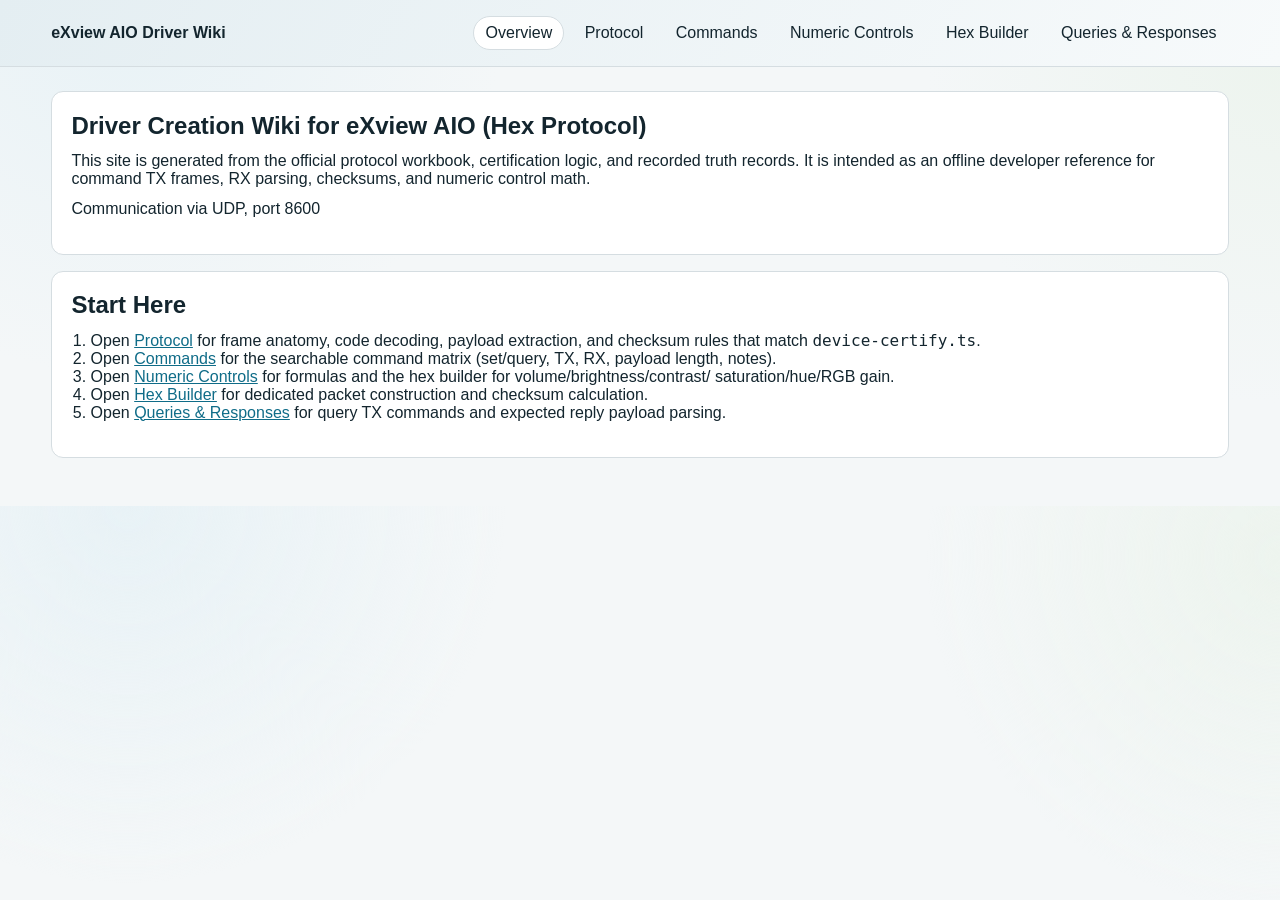
<file: index.html>
<!doctype html>
<html lang="en">
  <head>
    <meta charset="UTF-8" />
    <meta name="viewport" content="width=device-width, initial-scale=1.0" />
    <title>eXview AIO Driver Wiki</title>
    <link rel="stylesheet" href="./assets/style.css" />
  </head>
  <body data-page="index">
    <header class="site-header">
      <div class="shell header-row">
        <a class="brand" href="./index.html">eXview AIO Driver Wiki</a>
        <nav class="site-nav">
          <a href="./index.html" class="is-active">Overview</a>
          <a href="./protocol.html">Protocol</a>
          <a href="./commands.html">Commands</a>
          <a href="./numeric-controls.html">Numeric Controls</a>
          <a href="./builder.html">Hex Builder</a>
          <a href="./queries.html">Queries & Responses</a>
        </nav>
      </div>
    </header>

    <main class="shell">
      <section class="hero">
        <h1>Driver Creation Wiki for eXview AIO (Hex Protocol)</h1>
        <p>
          This site is generated from the official protocol workbook, certification logic, and recorded truth records. It is intended
          as an offline developer reference for command TX frames, RX parsing, checksums, and numeric control math.
        </p>
        <p>
          Communication via UDP, port 8600
        </p>
      </section>

      <section class="panel">
        <h2>Start Here</h2>
        <ol>
          <li>
            Open <a href="./protocol.html">Protocol</a> for frame anatomy, code decoding, payload extraction, and checksum rules that
            match <code>device-certify.ts</code>.
          </li>
          <li>
            Open <a href="./commands.html">Commands</a> for the searchable command matrix (set/query, TX, RX, payload length, notes).
          </li>
          <li>
            Open <a href="./numeric-controls.html">Numeric Controls</a> for formulas and the hex builder for volume/brightness/contrast/
            saturation/hue/RGB gain.
          </li>
          <li>Open <a href="./builder.html">Hex Builder</a> for dedicated packet construction and checksum calculation.</li>
          <li>Open <a href="./queries.html">Queries &amp; Responses</a> for query TX commands and expected reply payload parsing.</li>
        </ol>
      </section>
    </main>

    <script src="./data/commands.js"></script>
    <script src="./assets/app.js"></script>
  </body>
</html>
</file>
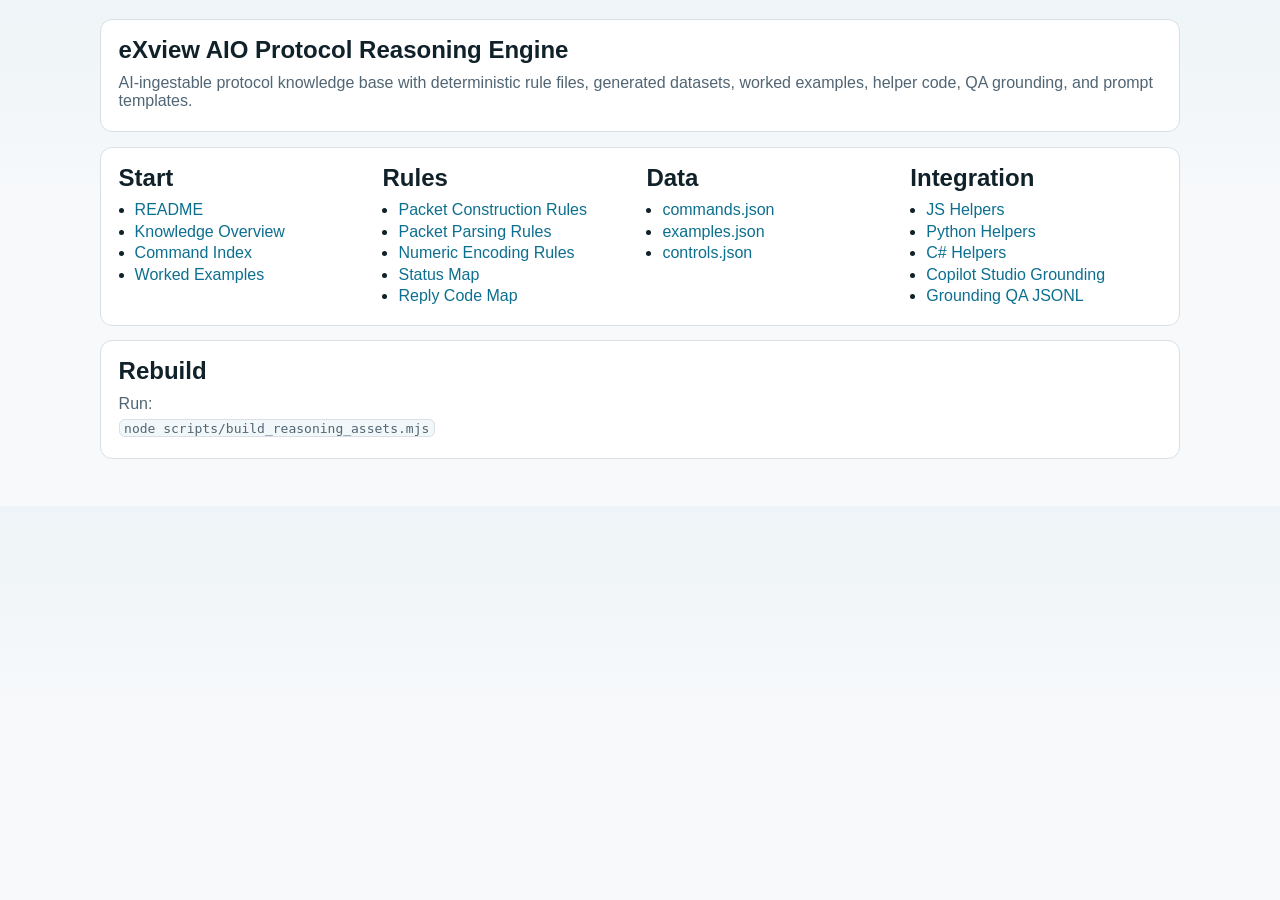
<file: reasoning-engine/index.html>
<!doctype html>
<html lang="en">
  <head>
    <meta charset="utf-8" />
    <meta name="viewport" content="width=device-width, initial-scale=1" />
    <title>eXview AIO Protocol Reasoning Engine</title>
    <style>
      :root {
        --bg: #f7f9fb;
        --card: #ffffff;
        --line: #d8e0e6;
        --text: #10212a;
        --muted: #516573;
        --accent: #0d6f8f;
      }
      * {
        box-sizing: border-box;
      }
      body {
        margin: 0;
        font-family: "Segoe UI", "Inter", sans-serif;
        color: var(--text);
        background: linear-gradient(180deg, #eef4f7 0%, var(--bg) 40%);
      }
      .shell {
        width: min(1080px, 92vw);
        margin: 0 auto;
        padding: 1.2rem 0 2rem;
      }
      .panel {
        background: var(--card);
        border: 1px solid var(--line);
        border-radius: 12px;
        padding: 1rem 1.1rem;
        margin-bottom: 0.9rem;
      }
      h1,
      h2 {
        margin: 0 0 0.6rem;
      }
      p {
        margin: 0.35rem 0;
        color: var(--muted);
      }
      .grid {
        display: grid;
        gap: 0.8rem;
        grid-template-columns: repeat(auto-fit, minmax(240px, 1fr));
      }
      ul {
        margin: 0.3rem 0 0;
        padding-left: 1rem;
      }
      li {
        margin: 0.22rem 0;
      }
      a {
        color: var(--accent);
        text-decoration: none;
      }
      a:hover {
        text-decoration: underline;
      }
      code {
        background: #f2f7fa;
        border: 1px solid var(--line);
        border-radius: 6px;
        padding: 0.05rem 0.28rem;
      }
    </style>
  </head>
  <body>
    <main class="shell">
      <section class="panel">
        <h1>eXview AIO Protocol Reasoning Engine</h1>
        <p>
          AI-ingestable protocol knowledge base with deterministic rule files, generated datasets, worked examples, helper code,
          QA grounding, and prompt templates.
        </p>
      </section>

      <section class="panel grid">
        <div>
          <h2>Start</h2>
          <ul>
            <li><a href="./README.md">README</a></li>
            <li><a href="./knowledge/overview.md">Knowledge Overview</a></li>
            <li><a href="./commands/command-index.md">Command Index</a></li>
            <li><a href="./examples/worked-examples.md">Worked Examples</a></li>
          </ul>
        </div>
        <div>
          <h2>Rules</h2>
          <ul>
            <li><a href="./rules/packet-construction-rules.json">Packet Construction Rules</a></li>
            <li><a href="./rules/packet-parsing-rules.json">Packet Parsing Rules</a></li>
            <li><a href="./rules/numeric-encoding-rules.json">Numeric Encoding Rules</a></li>
            <li><a href="./rules/status-code-map.json">Status Map</a></li>
            <li><a href="./rules/reply-code-map.json">Reply Code Map</a></li>
          </ul>
        </div>
        <div>
          <h2>Data</h2>
          <ul>
            <li><a href="./data/commands.json">commands.json</a></li>
            <li><a href="./data/examples.json">examples.json</a></li>
            <li><a href="./data/controls.json">controls.json</a></li>
          </ul>
        </div>
        <div>
          <h2>Integration</h2>
          <ul>
            <li><a href="./code/js/protocol.js">JS Helpers</a></li>
            <li><a href="./code/python/protocol.py">Python Helpers</a></li>
            <li><a href="./code/csharp/ProtocolHelpers.cs">C# Helpers</a></li>
            <li><a href="./prompts/copilot-studio-grounding.md">Copilot Studio Grounding</a></li>
            <li><a href="./qa/grounding-qa.jsonl">Grounding QA JSONL</a></li>
          </ul>
        </div>
      </section>

      <section class="panel">
        <h2>Rebuild</h2>
        <p>Run:</p>
        <p><code>node scripts/build_reasoning_assets.mjs</code></p>
      </section>
    </main>
  </body>
</html>
</file>
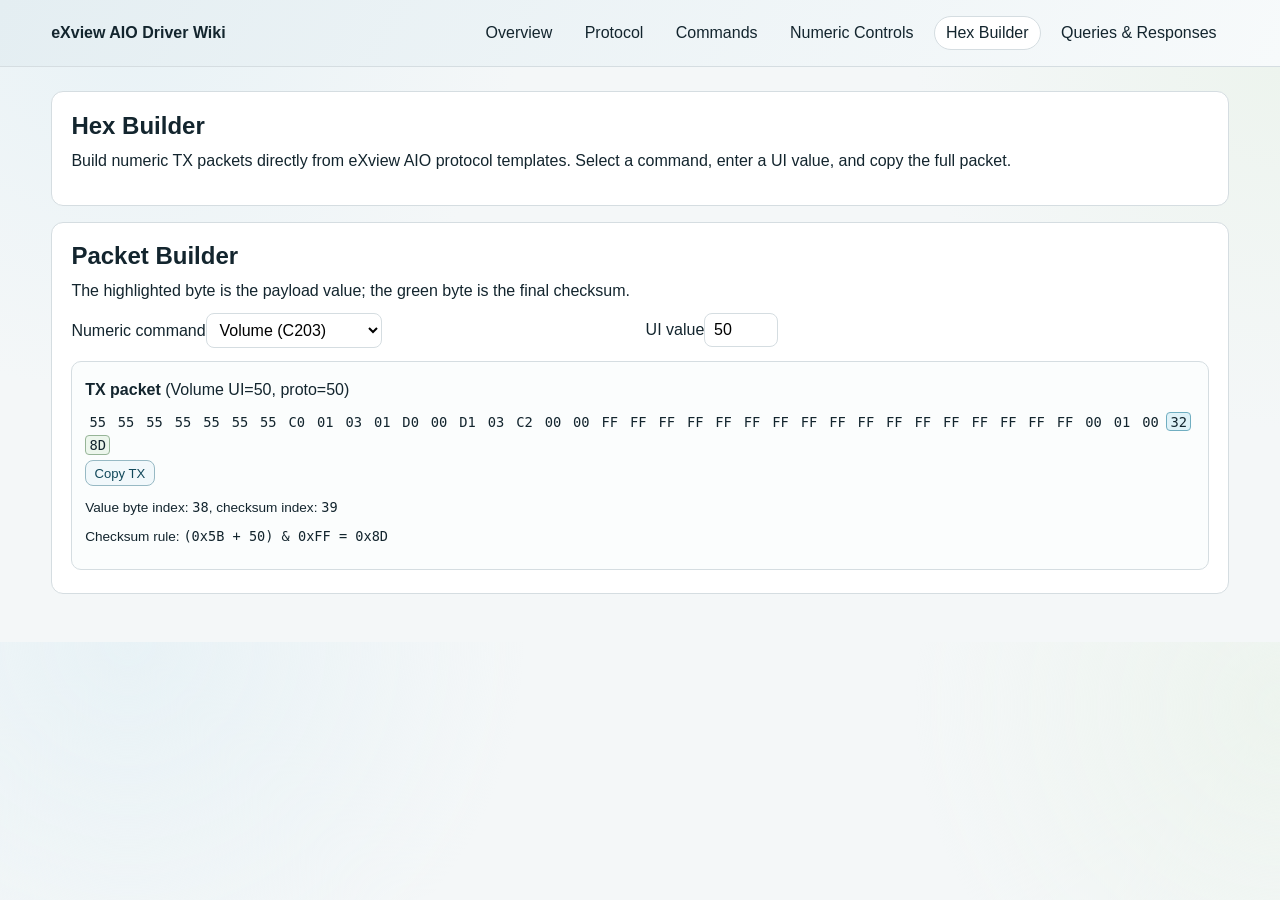
<file: builder.html>
<!doctype html>
<html lang="en">
  <head>
    <meta charset="UTF-8" />
    <meta name="viewport" content="width=device-width, initial-scale=1.0" />
    <title>Hex Builder - eXview AIO Driver Wiki</title>
    <link rel="stylesheet" href="./assets/style.css" />
  </head>
  <body data-page="builder">
    <header class="site-header">
      <div class="shell header-row">
        <a class="brand" href="./index.html">eXview AIO Driver Wiki</a>
        <nav class="site-nav">
          <a href="./index.html">Overview</a>
          <a href="./protocol.html">Protocol</a>
          <a href="./commands.html">Commands</a>
          <a href="./numeric-controls.html">Numeric Controls</a>
          <a href="./builder.html" class="is-active">Hex Builder</a>
          <a href="./queries.html">Queries & Responses</a>
        </nav>
      </div>
    </header>

    <main class="shell">
      <section class="panel">
        <h1>Hex Builder</h1>
        <p>
          Build numeric TX packets directly from eXview AIO protocol templates. Select a command, enter a UI value, and copy the full
          packet.
        </p>
      </section>

      <section class="panel" data-hex-builder>
        <h2>Packet Builder</h2>
        <p>The highlighted byte is the payload value; the green byte is the final checksum.</p>
      </section>
    </main>

    <script src="./data/commands.js"></script>
    <script src="./assets/app.js"></script>
  </body>
</html>
</file>
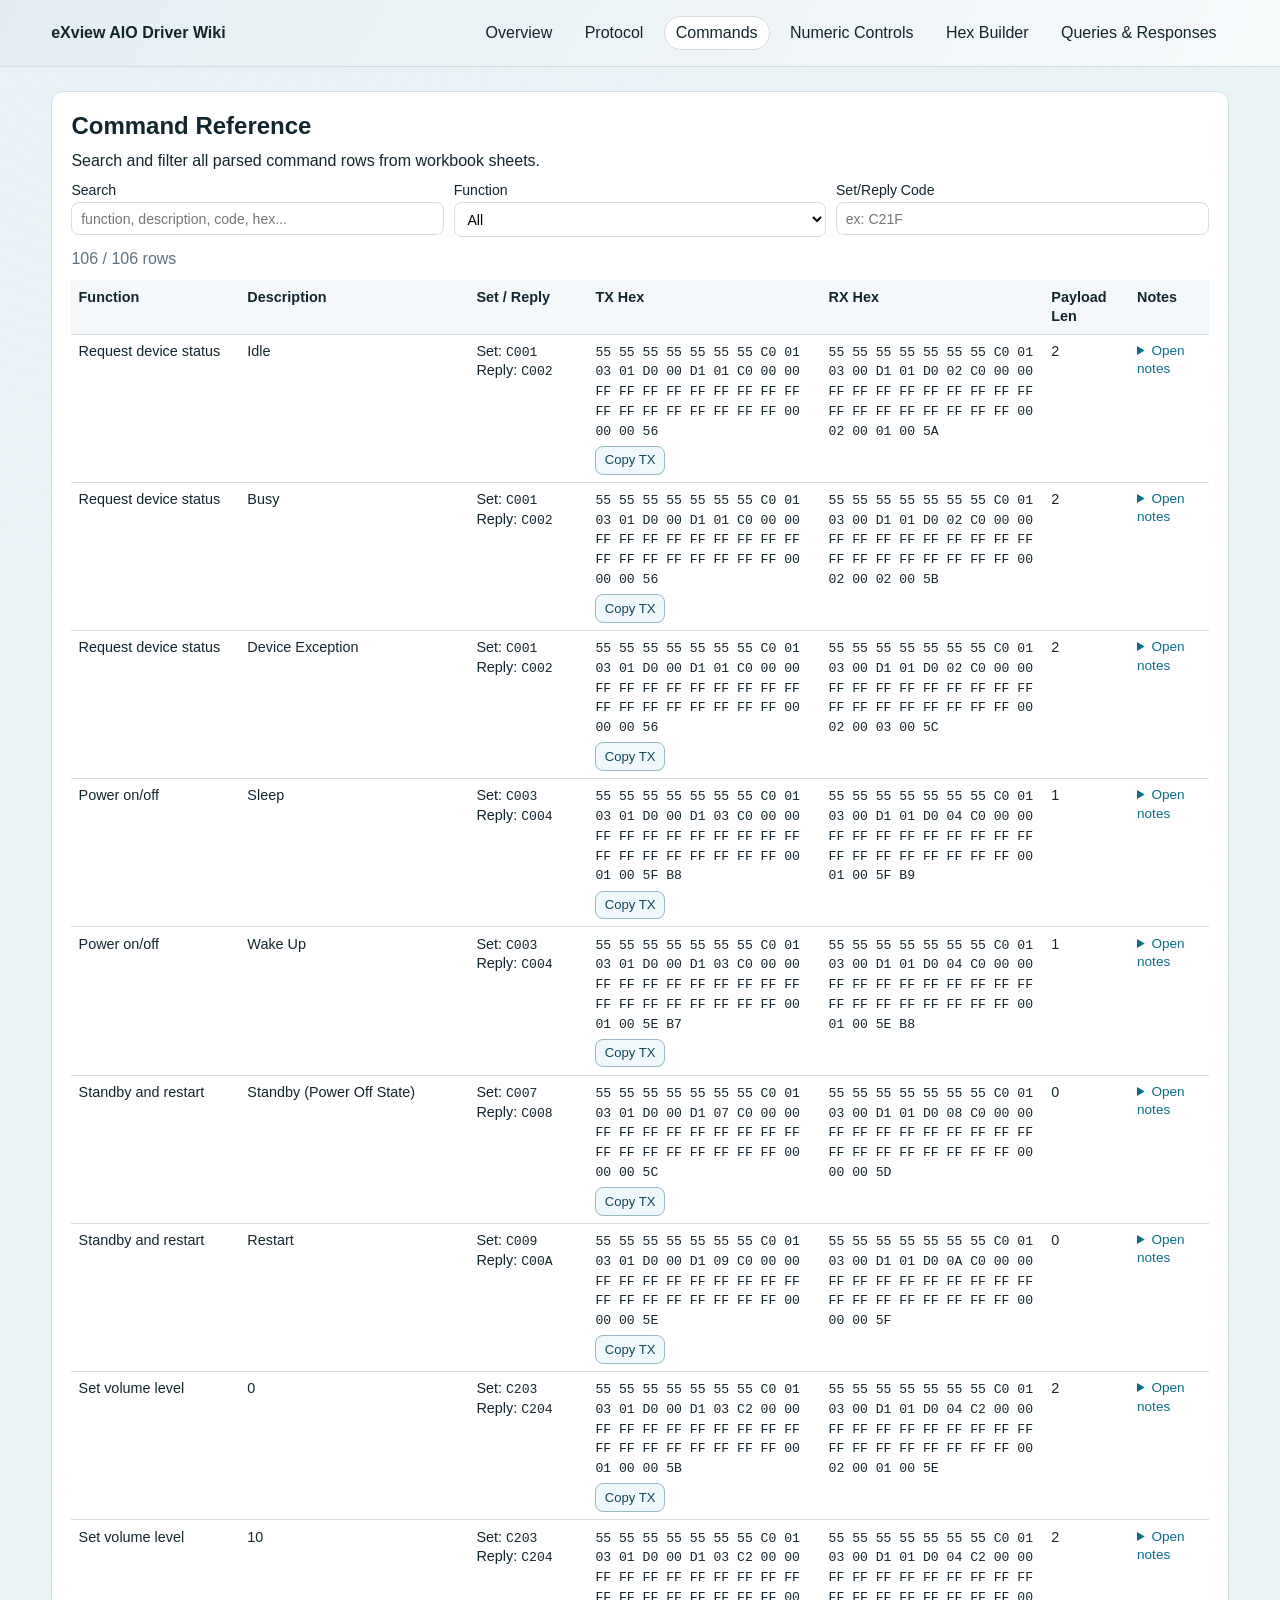
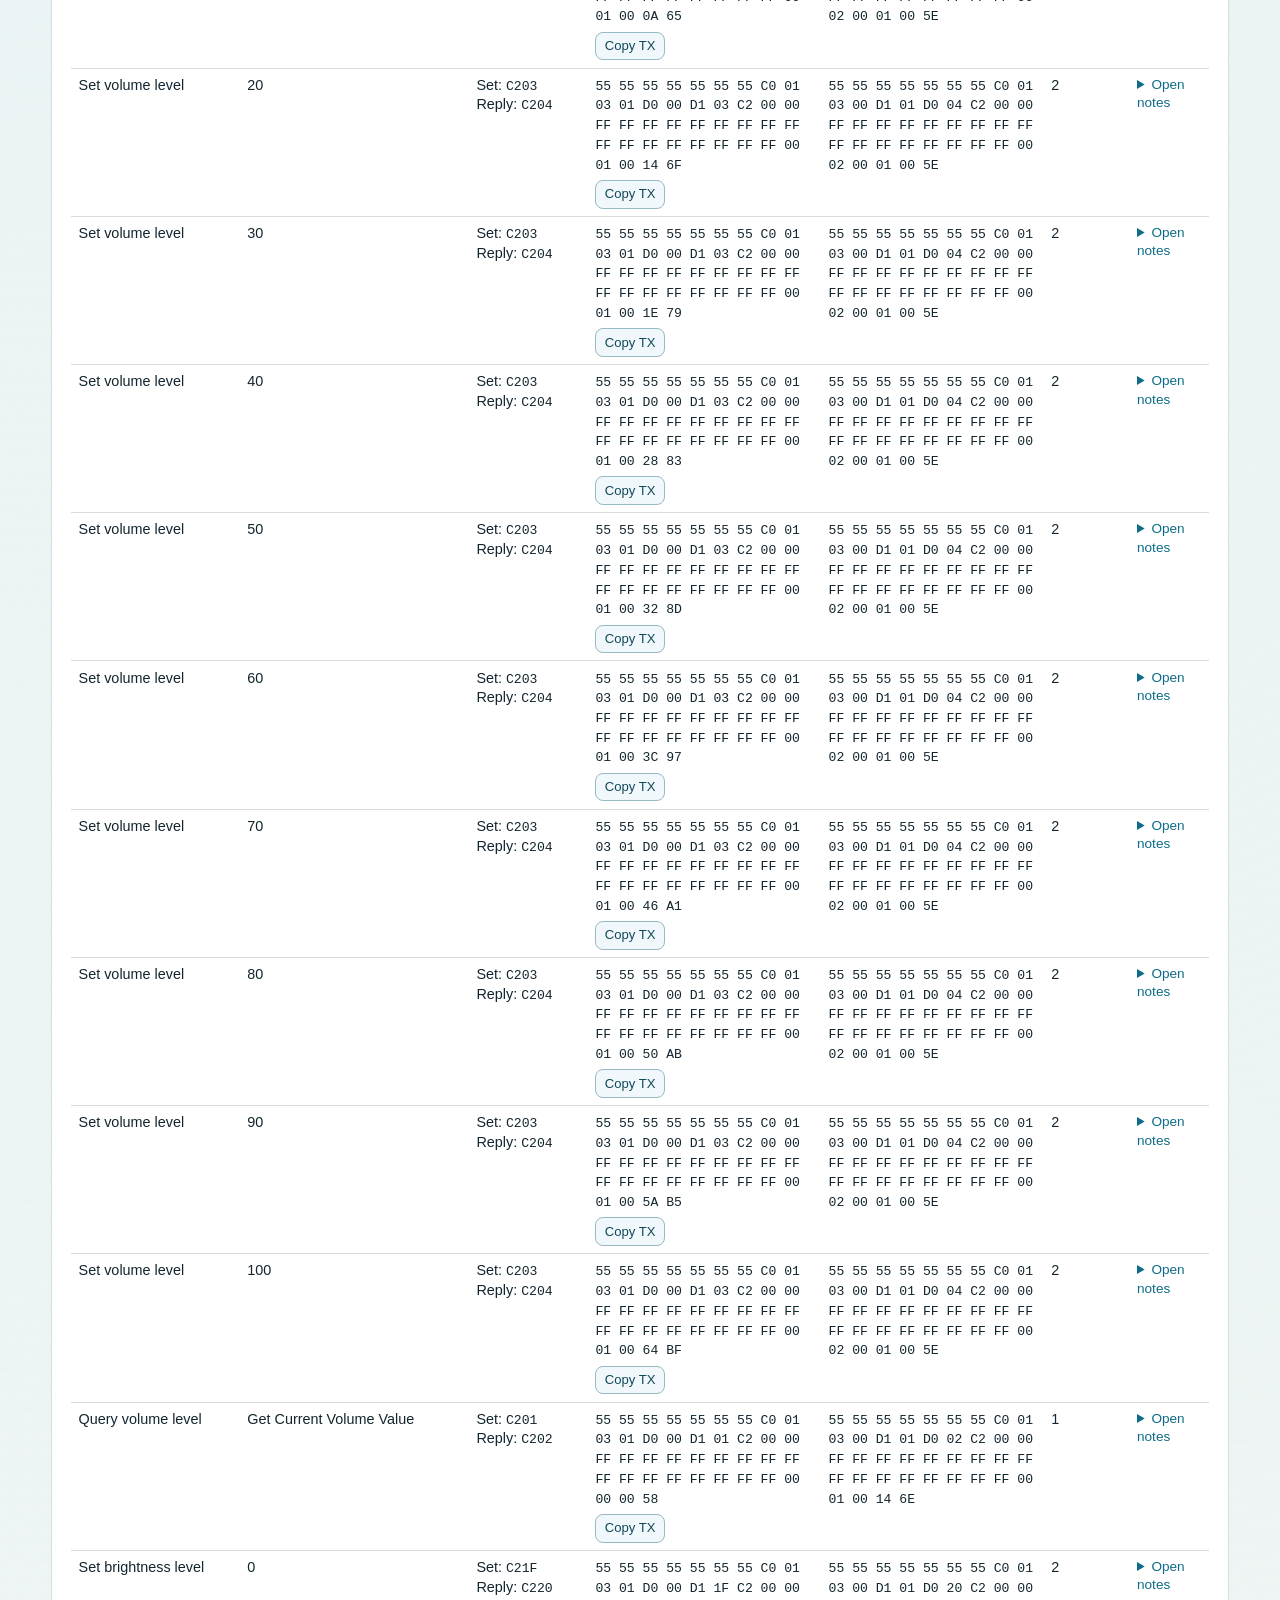
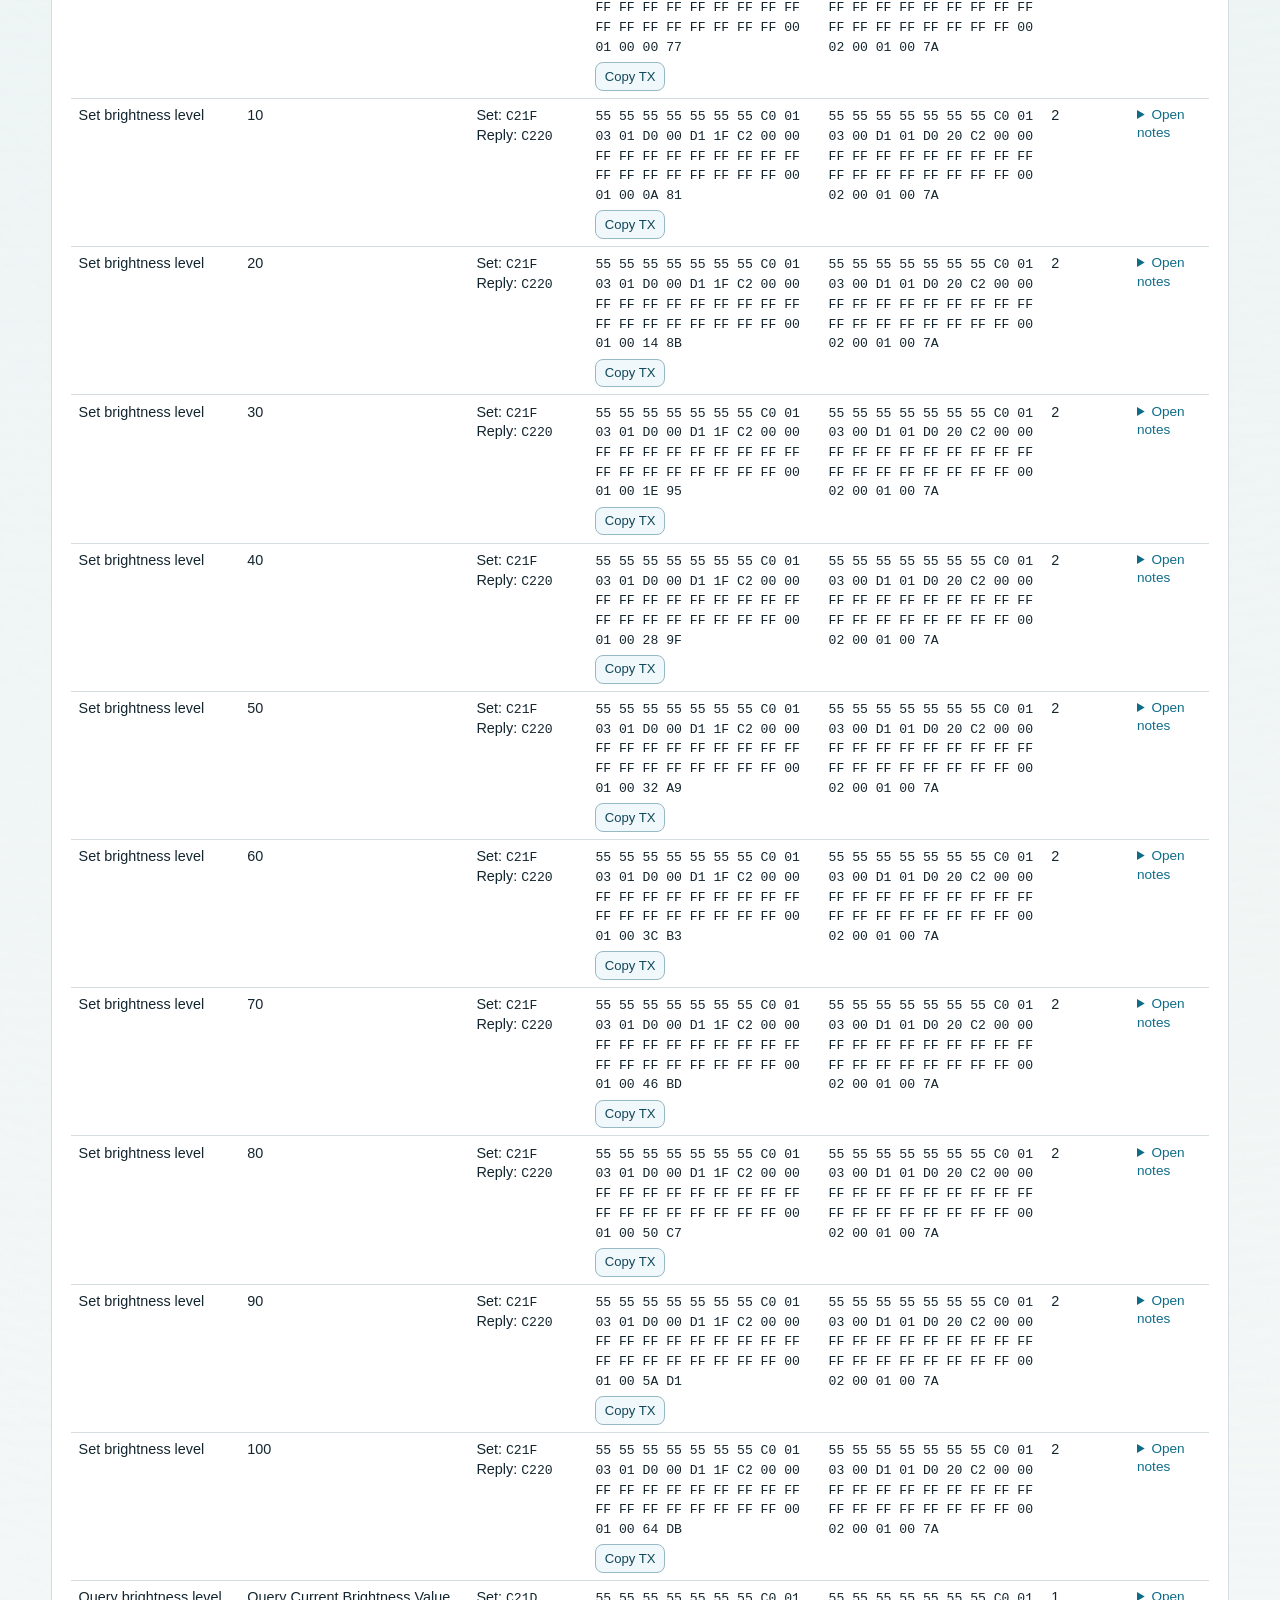
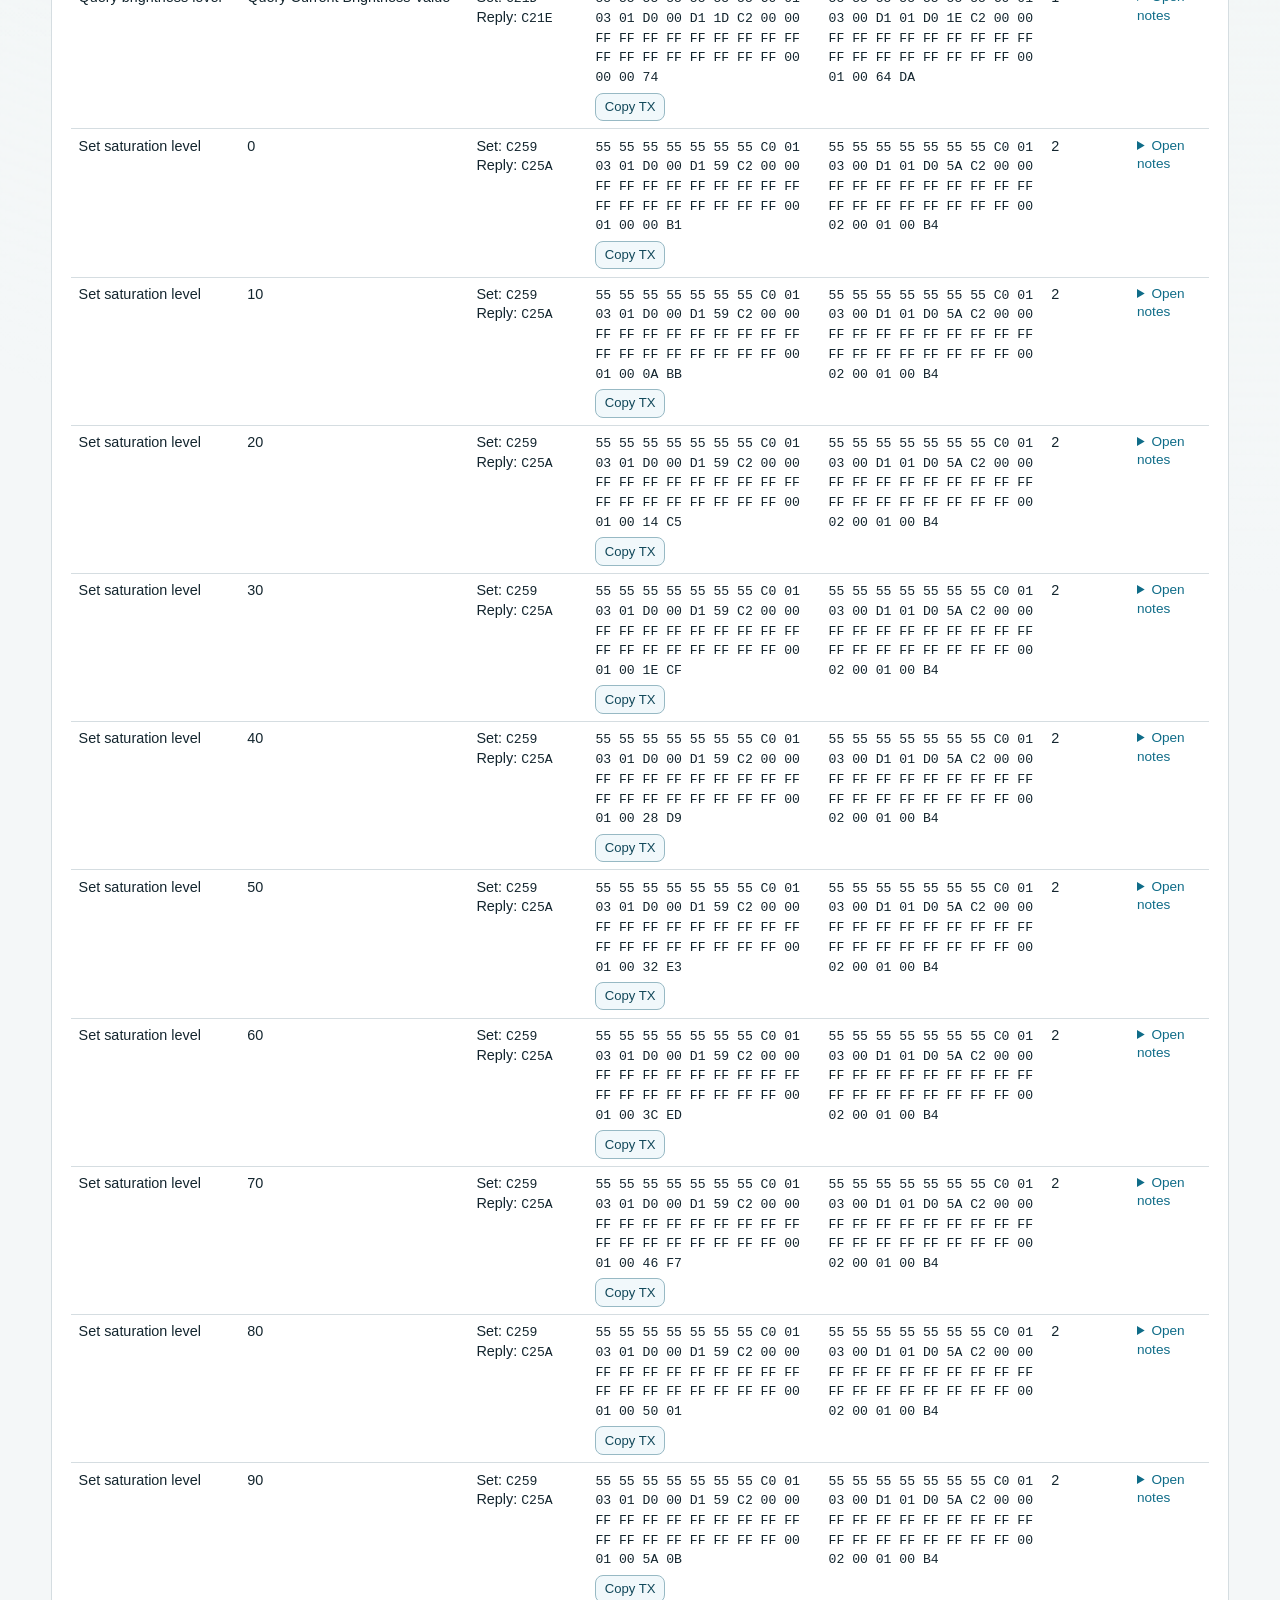
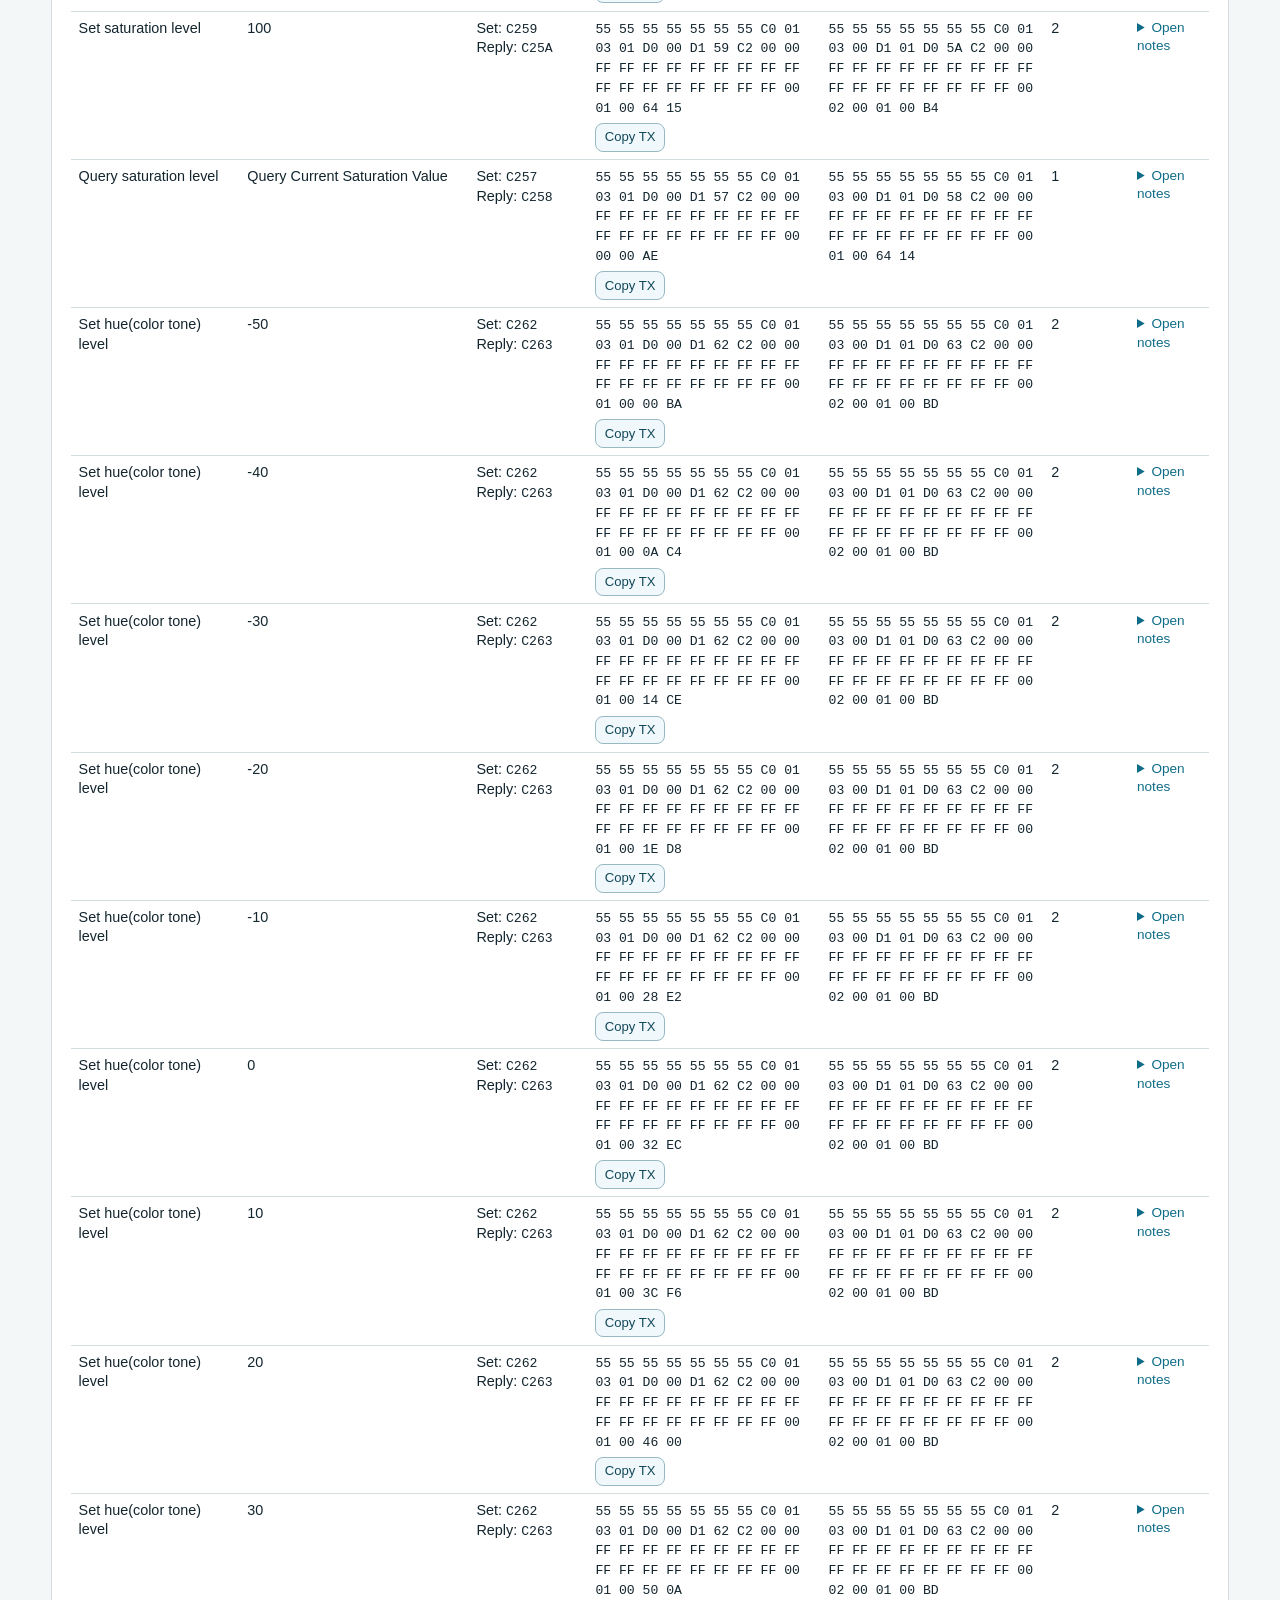
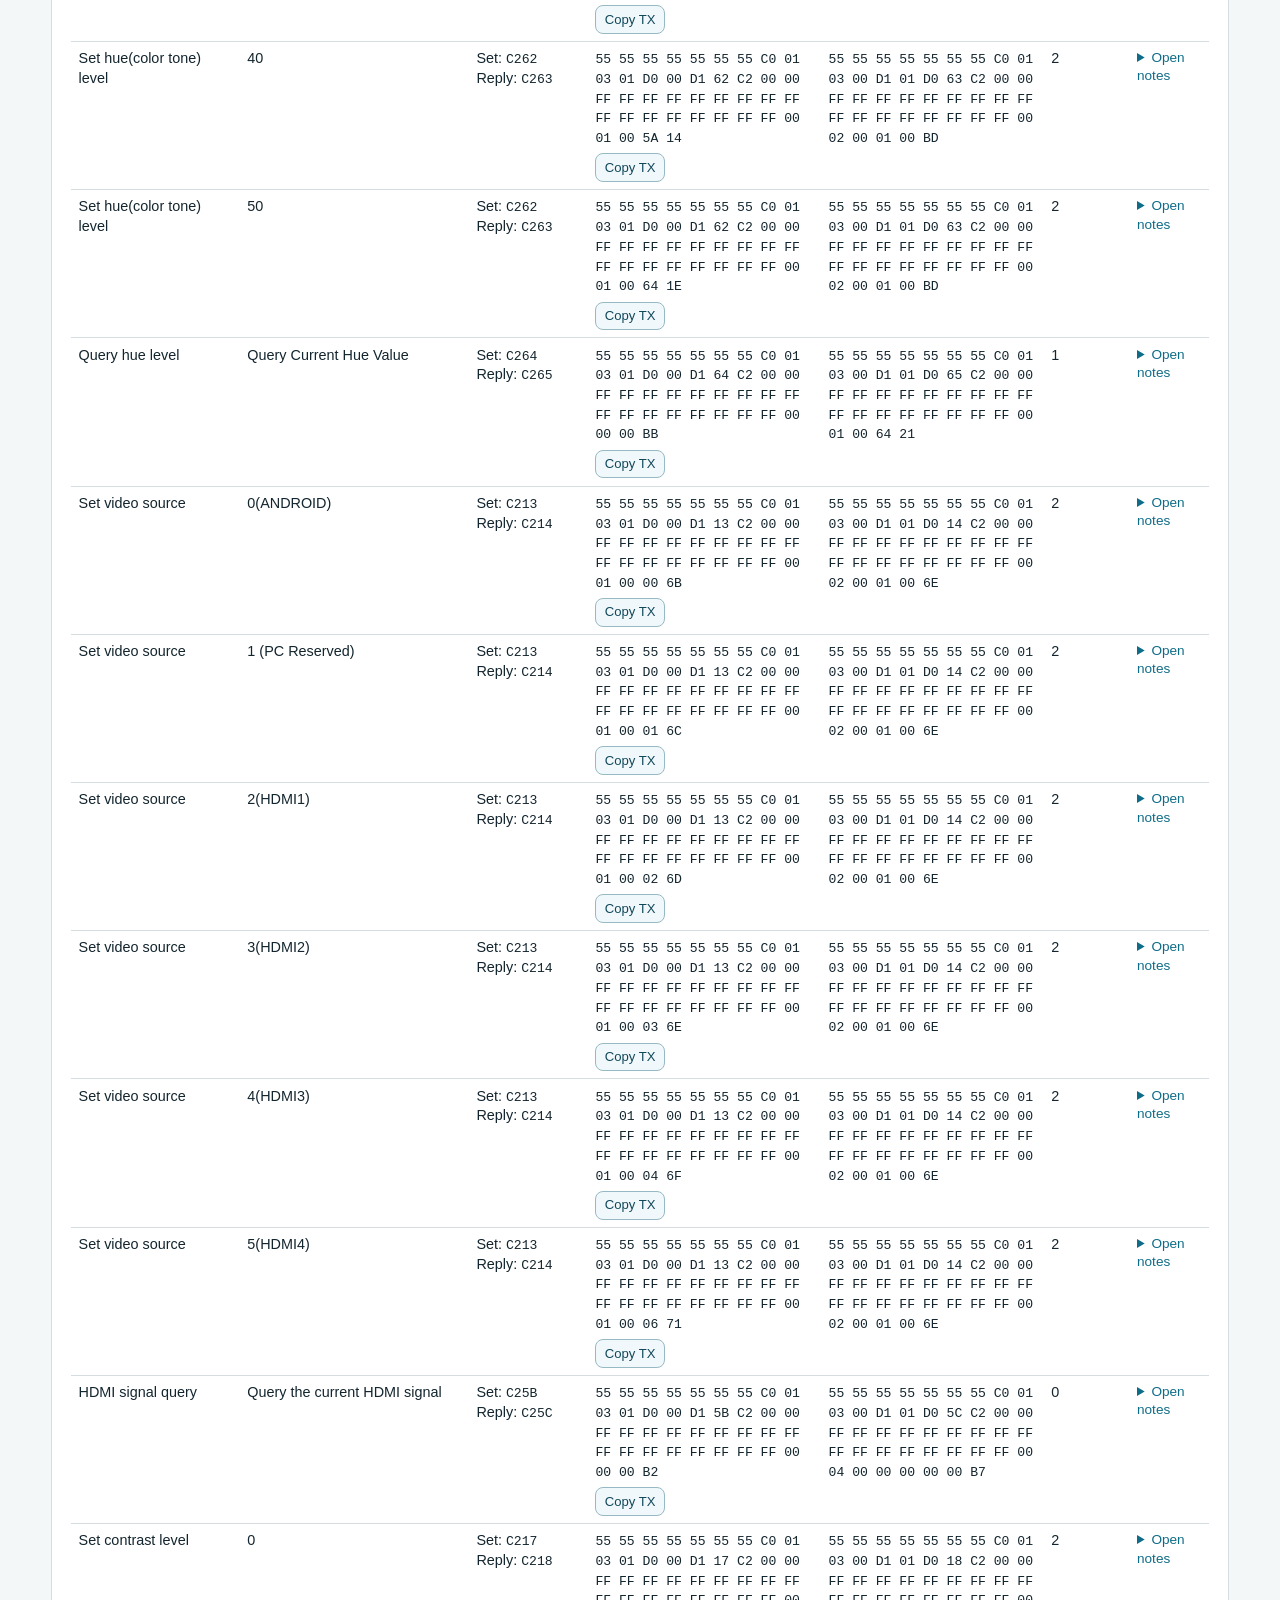
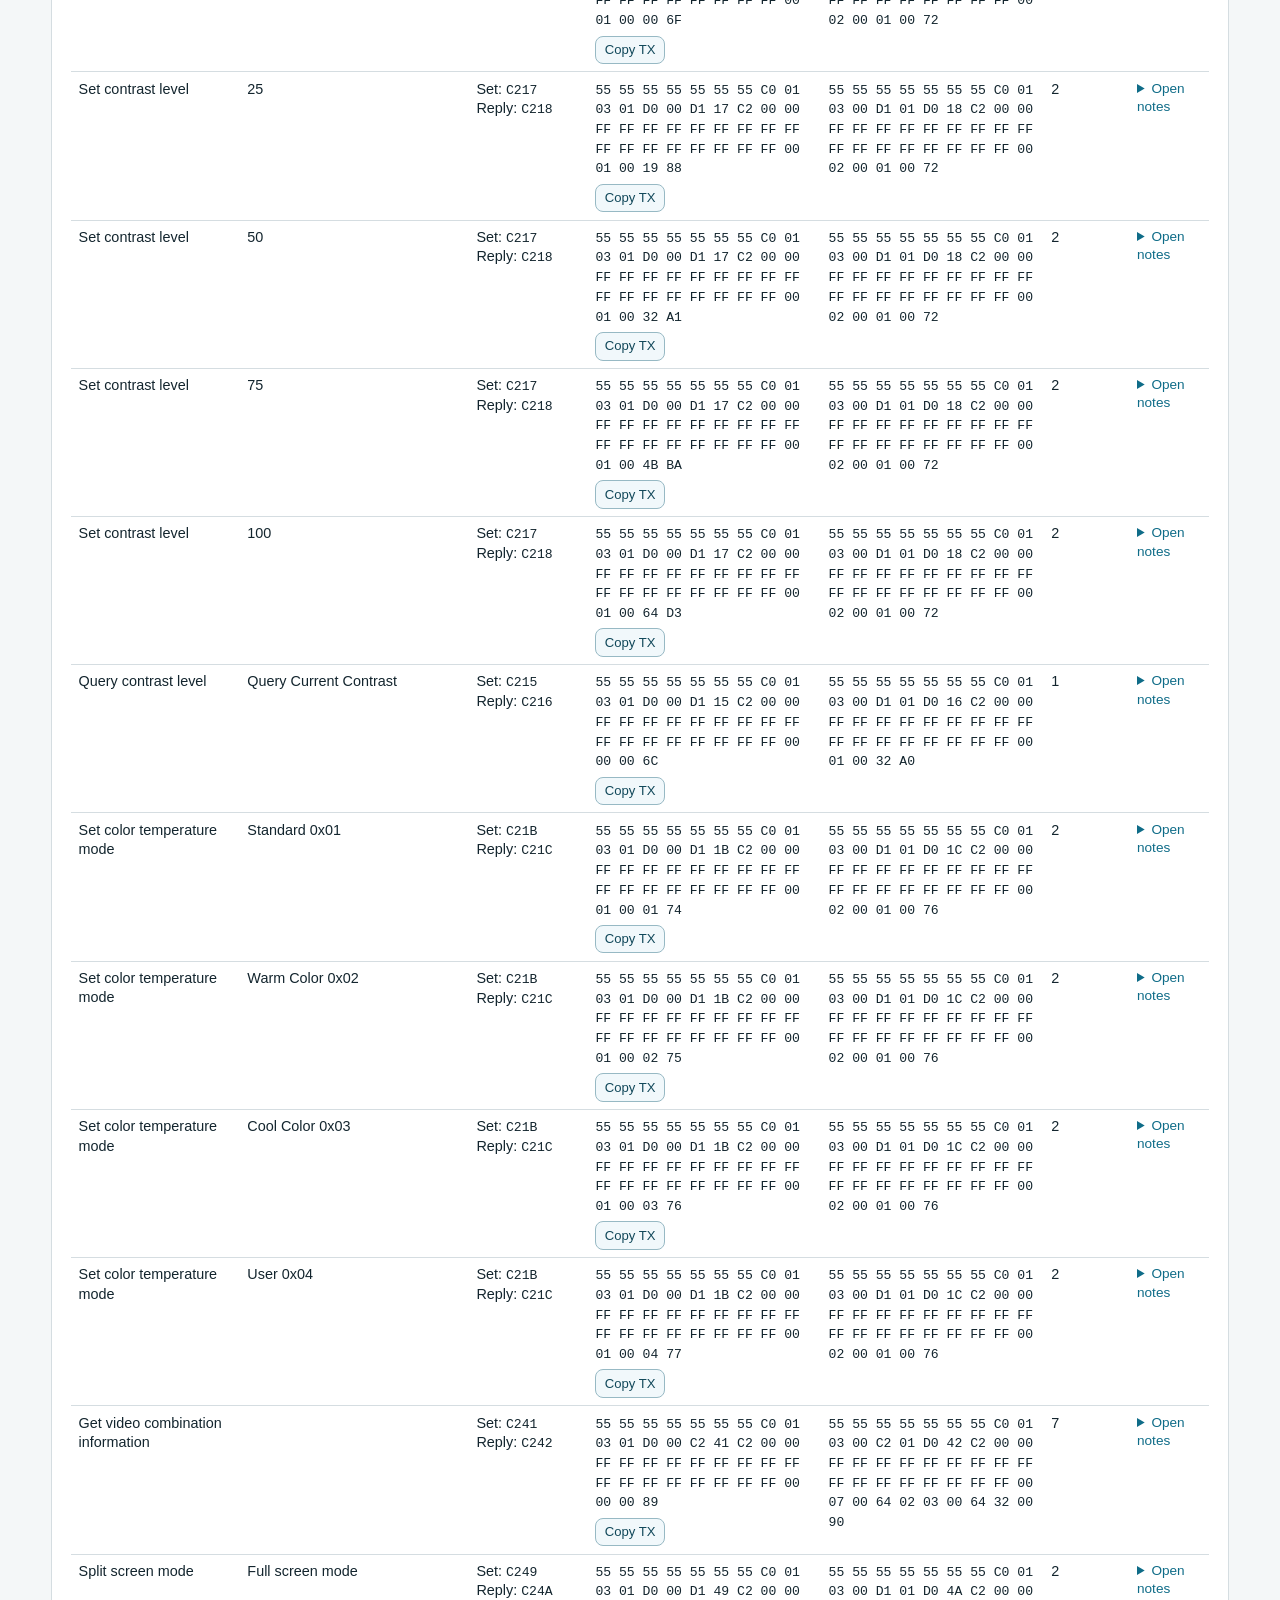
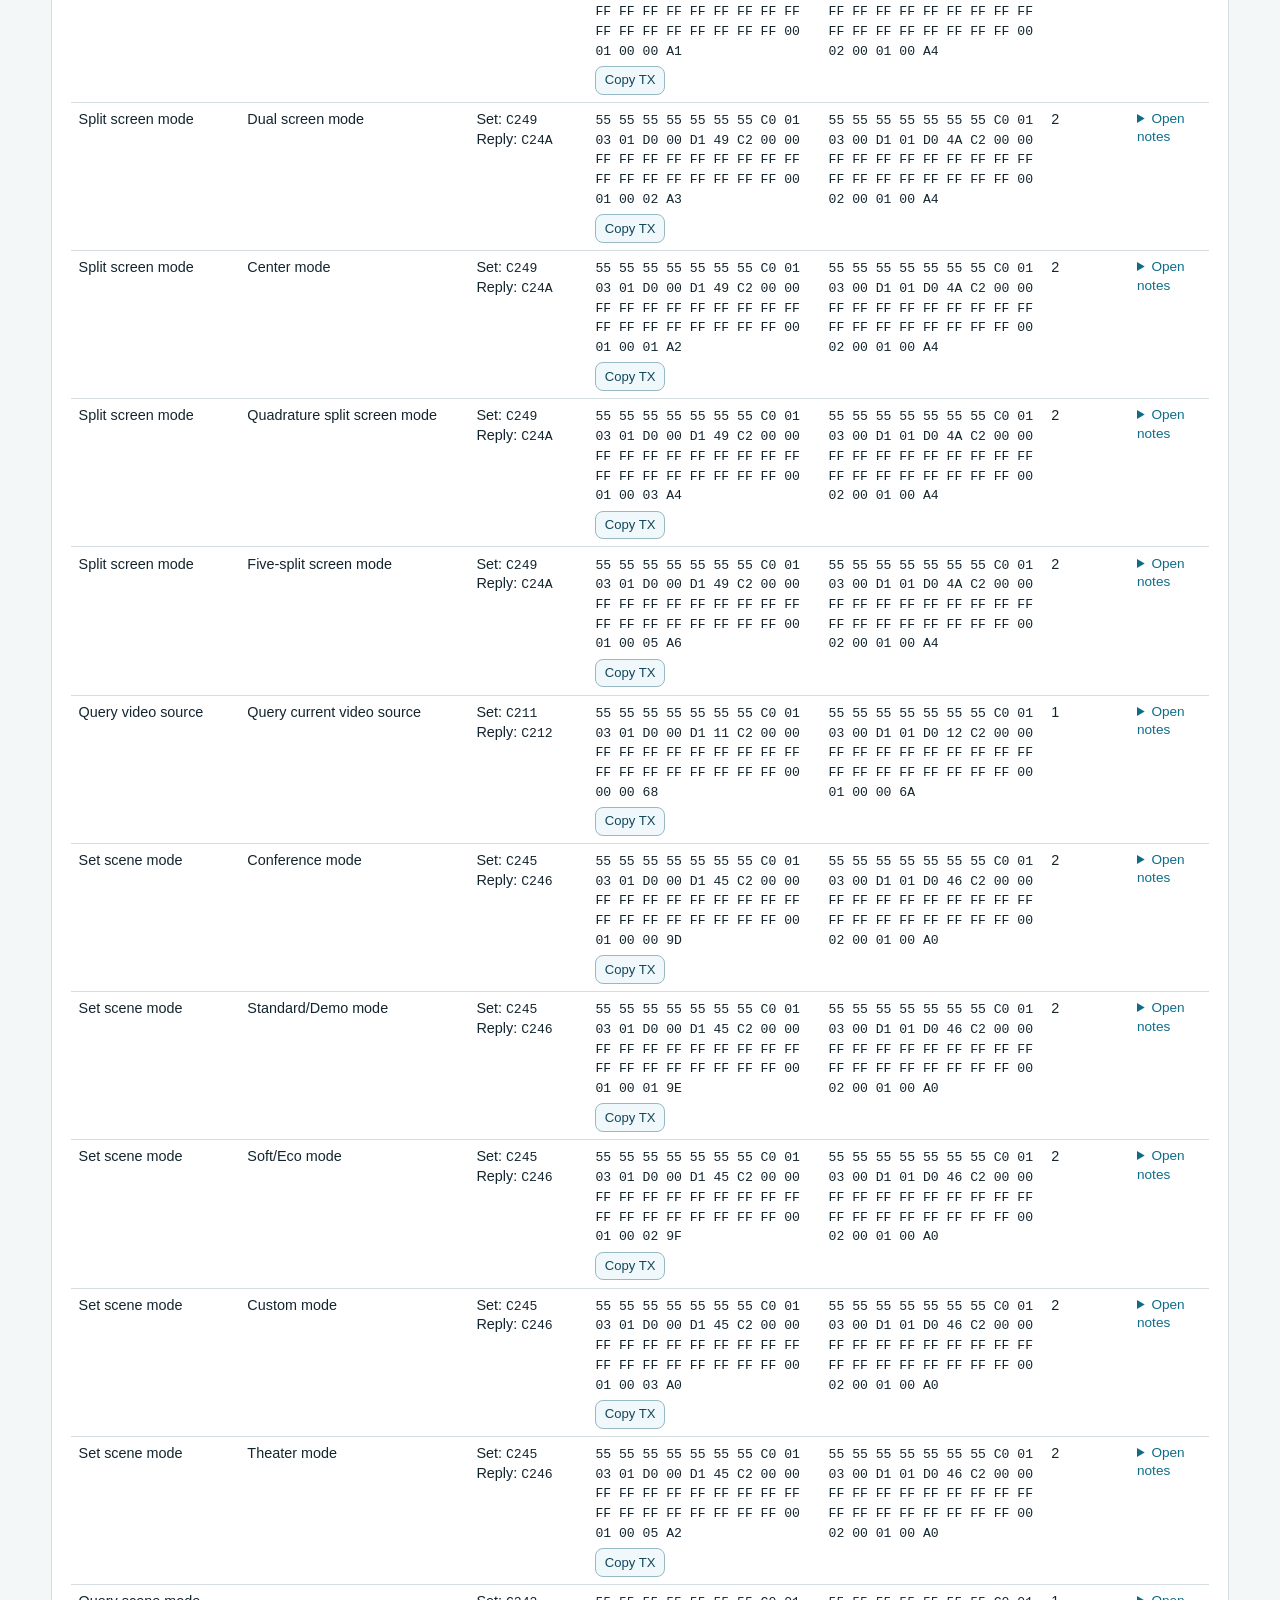
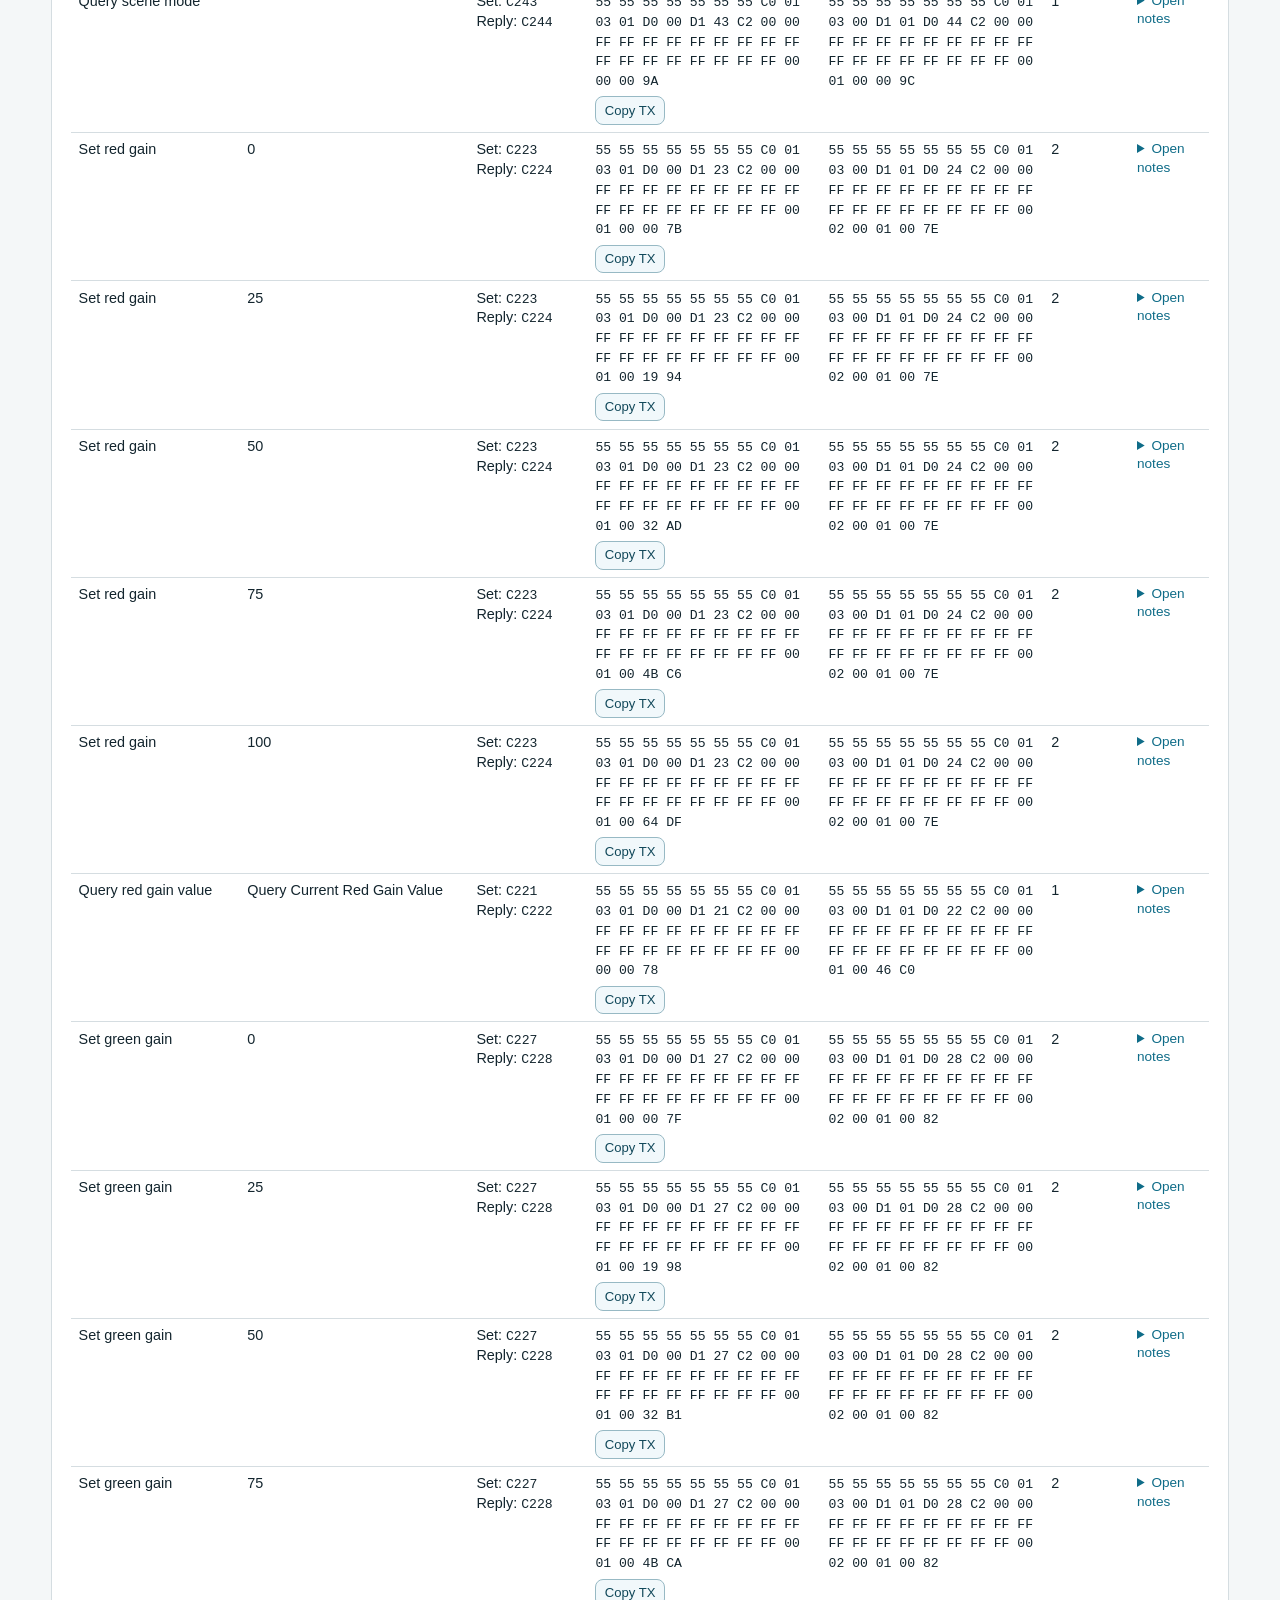
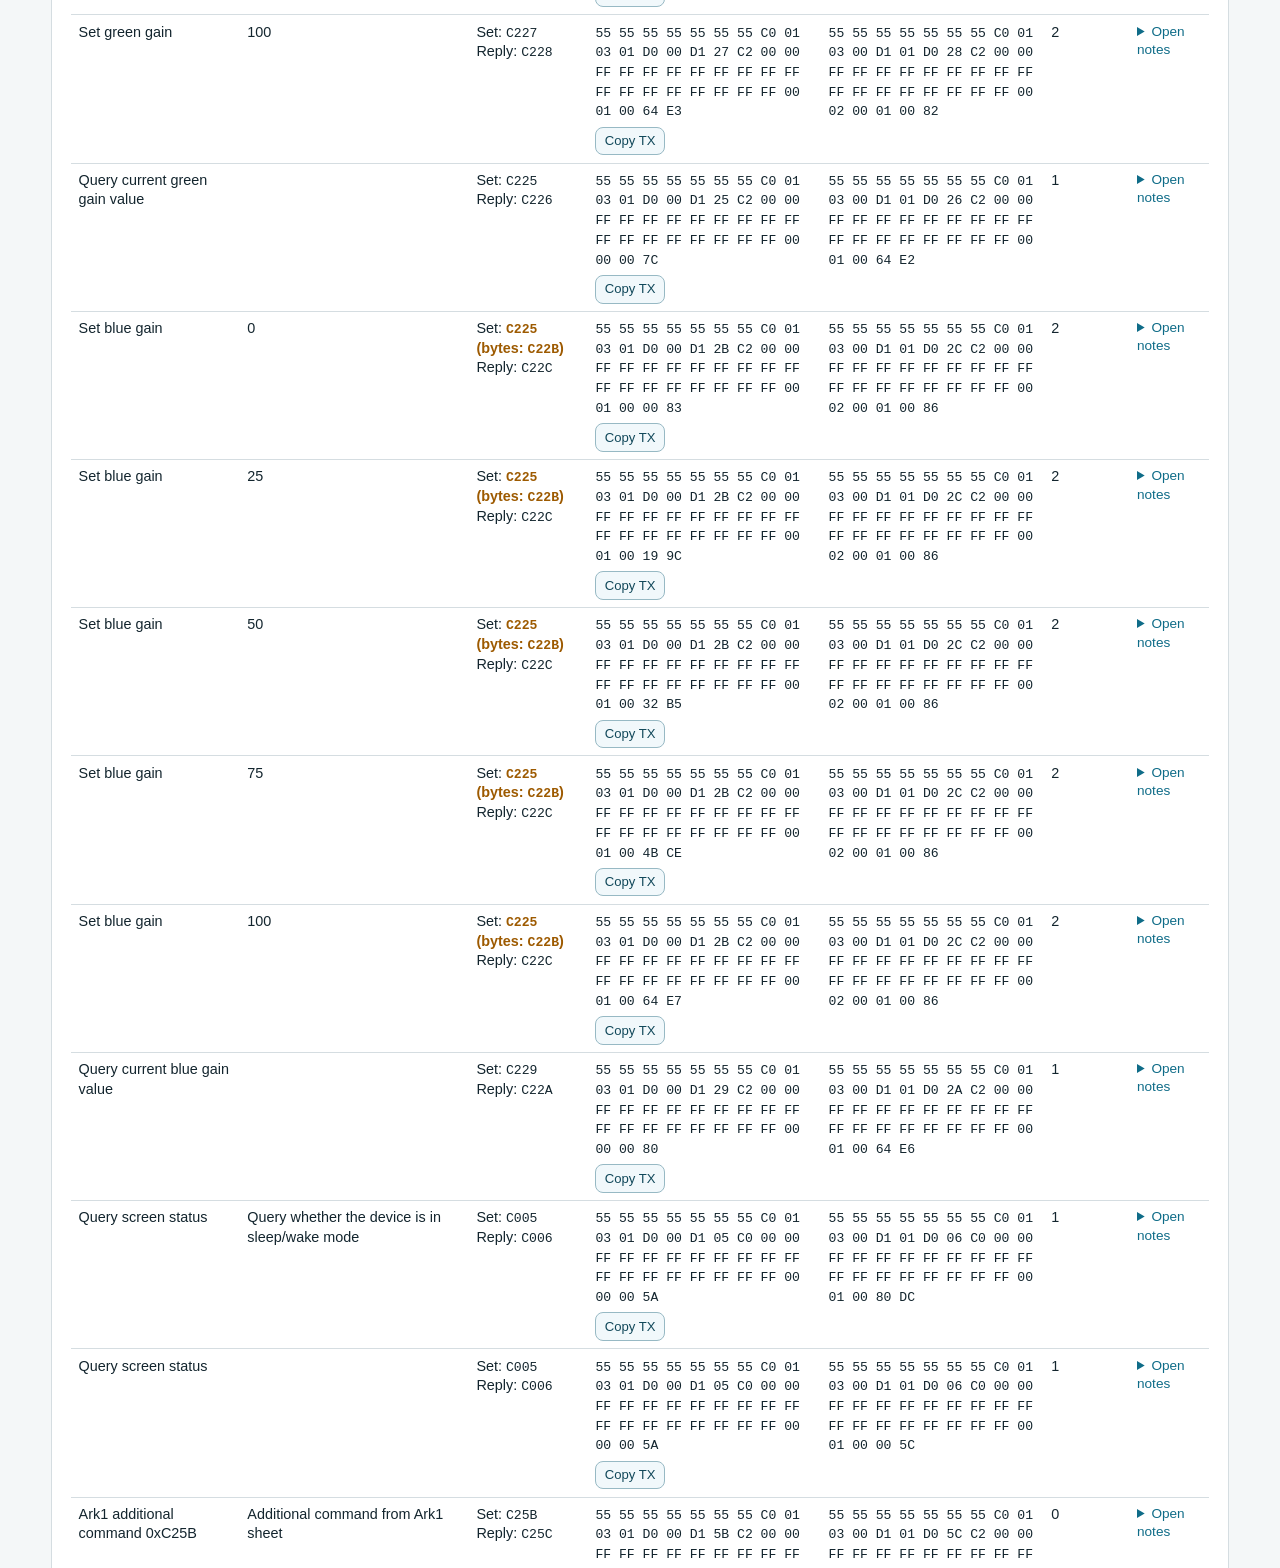
<file: commands.html>
<!doctype html>
<html lang="en">
  <head>
    <meta charset="UTF-8" />
    <meta name="viewport" content="width=device-width, initial-scale=1.0" />
    <title>Commands - eXview AIO Driver Wiki</title>
    <link rel="stylesheet" href="./assets/style.css" />
  </head>
  <body data-page="commands">
    <header class="site-header">
      <div class="shell header-row">
        <a class="brand" href="./index.html">eXview AIO Driver Wiki</a>
        <nav class="site-nav">
          <a href="./index.html">Overview</a>
          <a href="./protocol.html">Protocol</a>
          <a href="./commands.html" class="is-active">Commands</a>
          <a href="./numeric-controls.html">Numeric Controls</a>
          <a href="./builder.html">Hex Builder</a>
          <a href="./queries.html">Queries & Responses</a>
        </nav>
      </div>
    </header>

    <main class="shell">
      <section class="panel">
        <h1>Command Reference</h1>
        <p>Search and filter all parsed command rows from workbook sheets.</p>

        <div class="filters">
          <label>
            Search
            <input id="commandSearch" type="search" placeholder="function, description, code, hex..." />
          </label>
          <label>
            Function
            <select id="commandFunctionFilter">
              <option value="">All</option>
            </select>
          </label>
          <label>
            Set/Reply Code
            <input id="commandCodeFilter" type="text" placeholder="ex: C21F" />
          </label>
        </div>

        <p id="commandCount" class="muted"></p>

        <div class="table-wrap wide">
          <table>
            <thead>
              <tr>
                <th>Function</th>
                <th>Description</th>
                <th>Set / Reply</th>
                <th>TX Hex</th>
                <th>RX Hex</th>
                <th>Payload Len</th>
                <th>Notes</th>
              </tr>
            </thead>
            <tbody id="commandsTableBody"></tbody>
          </table>
        </div>
      </section>
    </main>

    <script src="./data/commands.js"></script>
    <script src="./assets/app.js"></script>
  </body>
</html>
</file>
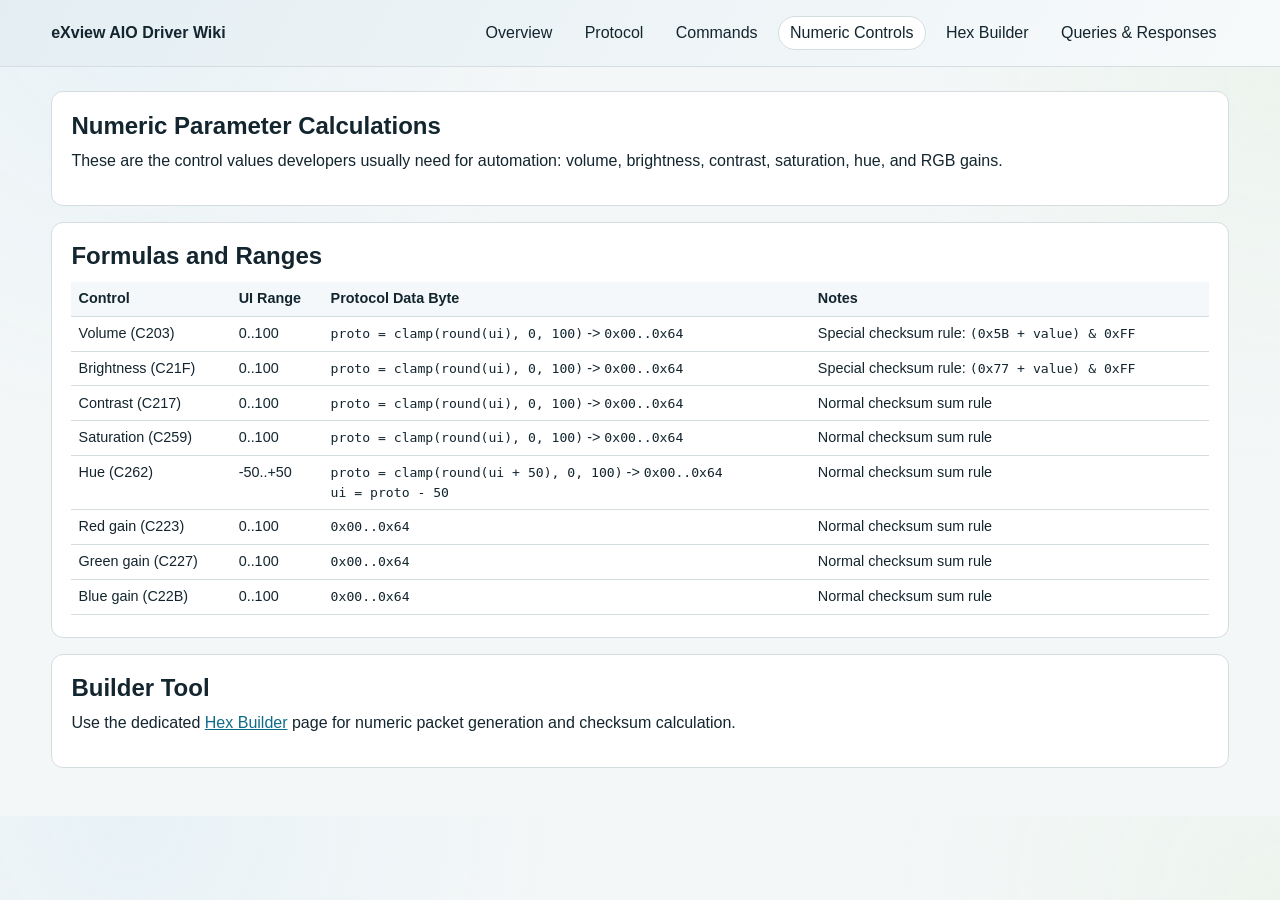
<file: numeric-controls.html>
<!doctype html>
<html lang="en">
  <head>
    <meta charset="UTF-8" />
    <meta name="viewport" content="width=device-width, initial-scale=1.0" />
    <title>Numeric Controls - eXview AIO Driver Wiki</title>
    <link rel="stylesheet" href="./assets/style.css" />
  </head>
  <body data-page="numeric-controls">
    <header class="site-header">
      <div class="shell header-row">
        <a class="brand" href="./index.html">eXview AIO Driver Wiki</a>
        <nav class="site-nav">
          <a href="./index.html">Overview</a>
          <a href="./protocol.html">Protocol</a>
          <a href="./commands.html">Commands</a>
          <a href="./numeric-controls.html" class="is-active">Numeric Controls</a>
          <a href="./builder.html">Hex Builder</a>
          <a href="./queries.html">Queries & Responses</a>
        </nav>
      </div>
    </header>

    <main class="shell">
      <section class="panel">
        <h1>Numeric Parameter Calculations</h1>
        <p>
          These are the control values developers usually need for automation: volume, brightness, contrast, saturation, hue, and RGB
          gains.
        </p>
      </section>

      <section class="panel">
        <h2>Formulas and Ranges</h2>
        <div class="table-wrap">
          <table>
            <thead>
              <tr>
                <th>Control</th>
                <th>UI Range</th>
                <th>Protocol Data Byte</th>
                <th>Notes</th>
              </tr>
            </thead>
            <tbody>
              <tr>
                <td>Volume (C203)</td>
                <td>0..100</td>
                <td><code>proto = clamp(round(ui), 0, 100)</code> -> <code>0x00..0x64</code></td>
                <td>Special checksum rule: <code>(0x5B + value) &amp; 0xFF</code></td>
              </tr>
              <tr>
                <td>Brightness (C21F)</td>
                <td>0..100</td>
                <td><code>proto = clamp(round(ui), 0, 100)</code> -> <code>0x00..0x64</code></td>
                <td>Special checksum rule: <code>(0x77 + value) &amp; 0xFF</code></td>
              </tr>
              <tr>
                <td>Contrast (C217)</td>
                <td>0..100</td>
                <td><code>proto = clamp(round(ui), 0, 100)</code> -> <code>0x00..0x64</code></td>
                <td>Normal checksum sum rule</td>
              </tr>
              <tr>
                <td>Saturation (C259)</td>
                <td>0..100</td>
                <td><code>proto = clamp(round(ui), 0, 100)</code> -> <code>0x00..0x64</code></td>
                <td>Normal checksum sum rule</td>
              </tr>
              <tr>
                <td>Hue (C262)</td>
                <td>-50..+50</td>
                <td>
                  <code>proto = clamp(round(ui + 50), 0, 100)</code> -> <code>0x00..0x64</code><br />
                  <code>ui = proto - 50</code>
                </td>
                <td>Normal checksum sum rule</td>
              </tr>
              <tr>
                <td>Red gain (C223)</td>
                <td>0..100</td>
                <td><code>0x00..0x64</code></td>
                <td>Normal checksum sum rule</td>
              </tr>
              <tr>
                <td>Green gain (C227)</td>
                <td>0..100</td>
                <td><code>0x00..0x64</code></td>
                <td>Normal checksum sum rule</td>
              </tr>
              <tr>
                <td>Blue gain (C22B)</td>
                <td>0..100</td>
                <td><code>0x00..0x64</code></td>
                <td>Normal checksum sum rule</td>
              </tr>
            </tbody>
          </table>
        </div>
      </section>

      <section class="panel">
        <h2>Builder Tool</h2>
        <p>Use the dedicated <a href="./builder.html">Hex Builder</a> page for numeric packet generation and checksum calculation.</p>
      </section>
    </main>

    <script src="./data/commands.js"></script>
    <script src="./assets/app.js"></script>
  </body>
</html>
</file>
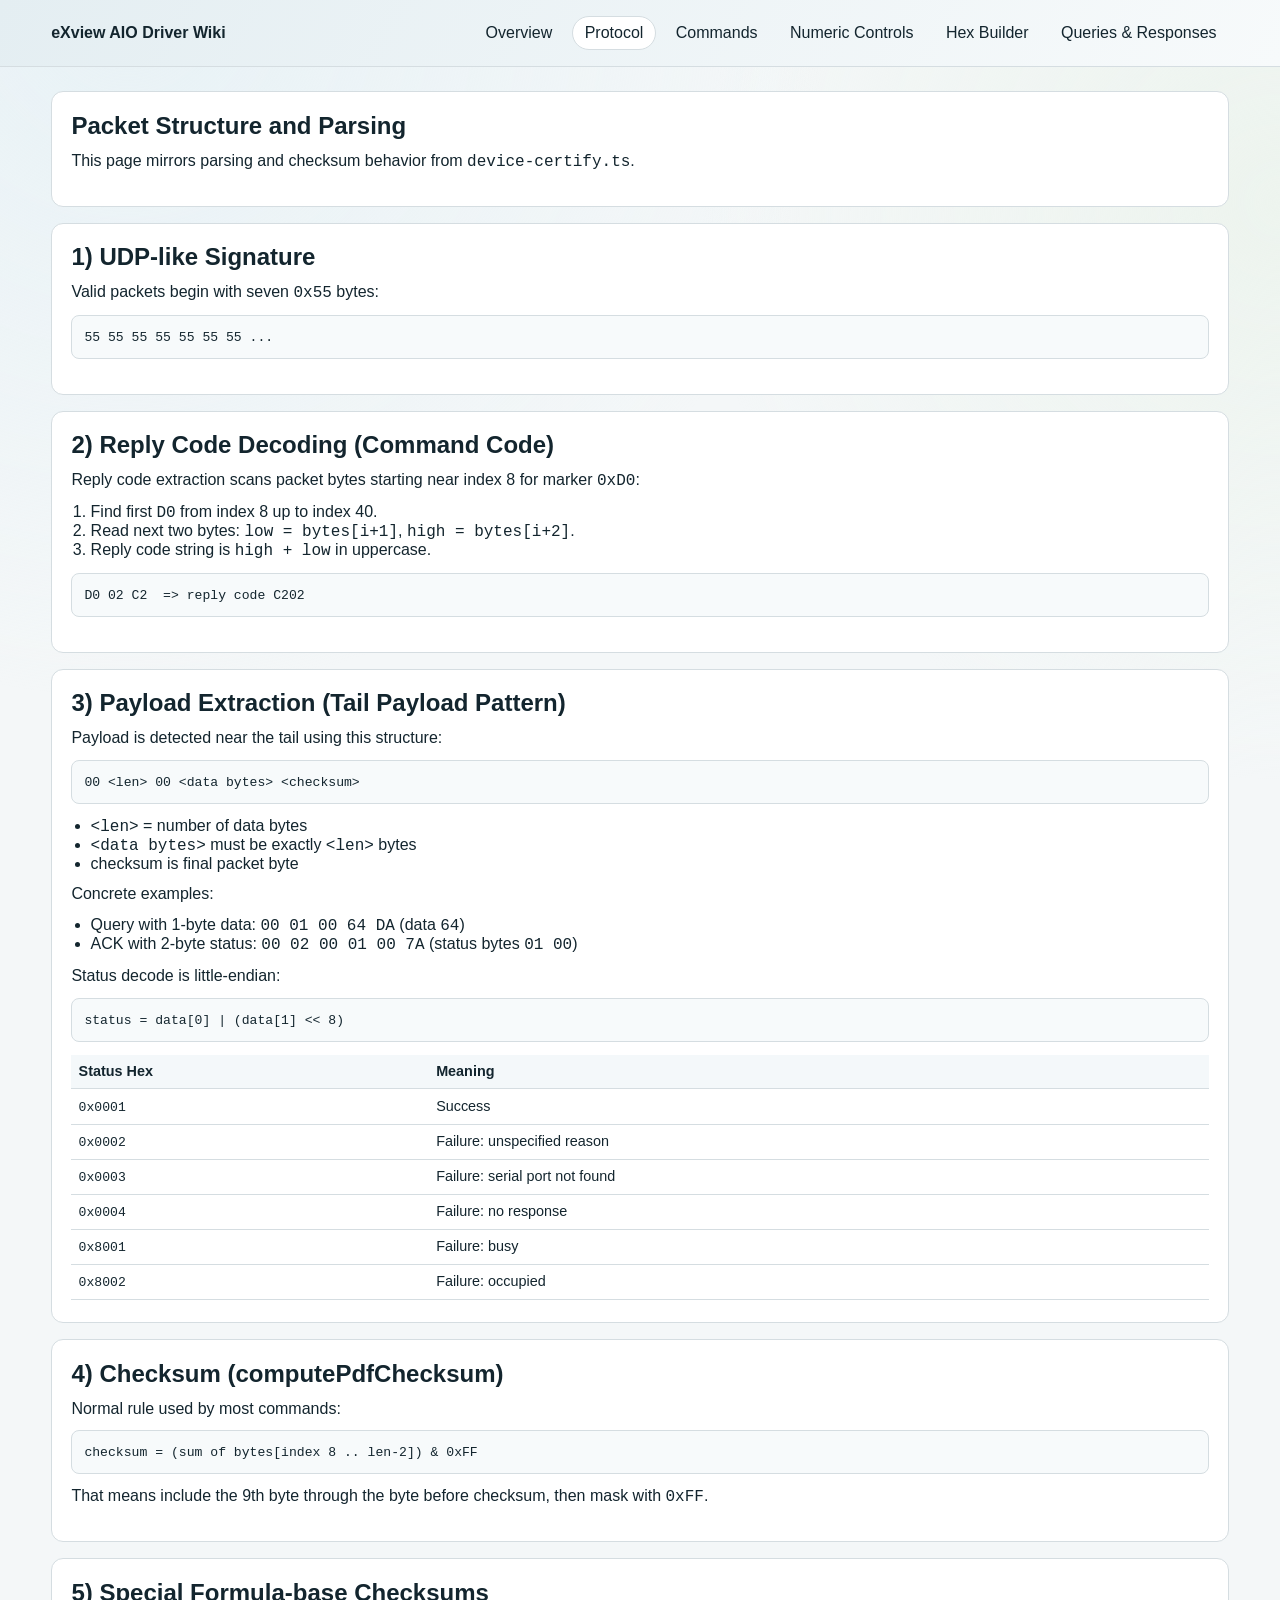
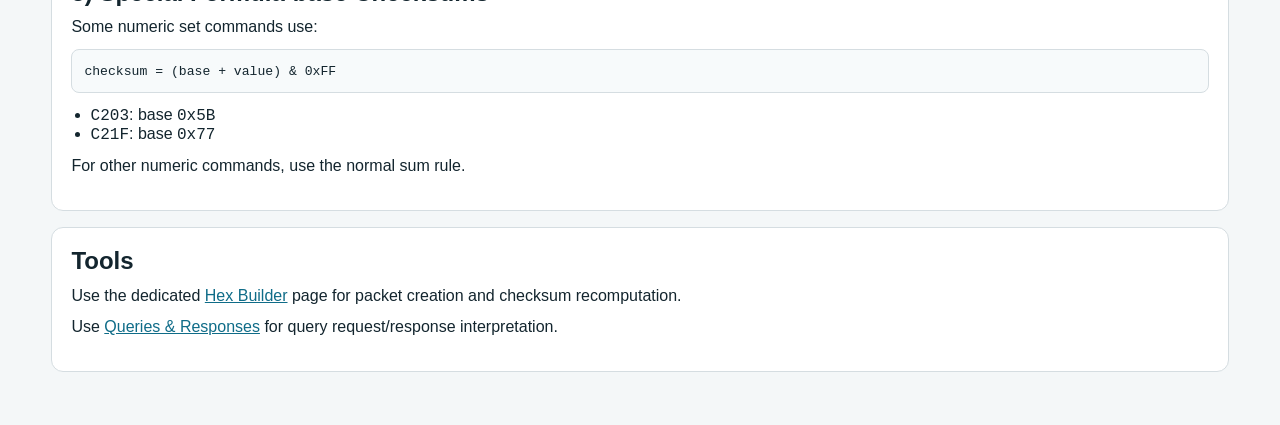
<file: protocol.html>
<!doctype html>
<html lang="en">
  <head>
    <meta charset="UTF-8" />
    <meta name="viewport" content="width=device-width, initial-scale=1.0" />
    <title>Protocol - eXview AIO Driver Wiki</title>
    <link rel="stylesheet" href="./assets/style.css" />
  </head>
  <body data-page="protocol">
    <header class="site-header">
      <div class="shell header-row">
        <a class="brand" href="./index.html">eXview AIO Driver Wiki</a>
        <nav class="site-nav">
          <a href="./index.html">Overview</a>
          <a href="./protocol.html" class="is-active">Protocol</a>
          <a href="./commands.html">Commands</a>
          <a href="./numeric-controls.html">Numeric Controls</a>
          <a href="./builder.html">Hex Builder</a>
          <a href="./queries.html">Queries & Responses</a>
        </nav>
      </div>
    </header>

    <main class="shell">
      <section class="panel">
        <h1>Packet Structure and Parsing</h1>
        <p>This page mirrors parsing and checksum behavior from <code>device-certify.ts</code>.</p>
      </section>

      <section class="panel">
        <h2>1) UDP-like Signature</h2>
        <p>Valid packets begin with seven <code>0x55</code> bytes:</p>
        <pre><code>55 55 55 55 55 55 55 ...</code></pre>
      </section>

      <section class="panel">
        <h2>2) Reply Code Decoding (Command Code)</h2>
        <p>Reply code extraction scans packet bytes starting near index 8 for marker <code>0xD0</code>:</p>
        <ol>
          <li>Find first <code>D0</code> from index 8 up to index 40.</li>
          <li>Read next two bytes: <code>low = bytes[i+1]</code>, <code>high = bytes[i+2]</code>.</li>
          <li>Reply code string is <code>high + low</code> in uppercase.</li>
        </ol>
        <pre><code>D0 02 C2  => reply code C202</code></pre>
      </section>

      <section class="panel">
        <h2>3) Payload Extraction (Tail Payload Pattern)</h2>
        <p>Payload is detected near the tail using this structure:</p>
        <pre><code>00 &lt;len&gt; 00 &lt;data bytes&gt; &lt;checksum&gt;</code></pre>
        <ul>
          <li><code>&lt;len&gt;</code> = number of data bytes</li>
          <li><code>&lt;data bytes&gt;</code> must be exactly <code>&lt;len&gt;</code> bytes</li>
          <li>checksum is final packet byte</li>
        </ul>
        <p>Concrete examples:</p>
        <ul>
          <li>Query with 1-byte data: <code>00 01 00 64 DA</code> (data <code>64</code>)</li>
          <li>ACK with 2-byte status: <code>00 02 00 01 00 7A</code> (status bytes <code>01 00</code>)</li>
        </ul>
        <p>Status decode is little-endian:</p>
        <pre><code>status = data[0] | (data[1] &lt;&lt; 8)</code></pre>
        <div class="table-wrap">
          <table>
            <thead>
              <tr>
                <th>Status Hex</th>
                <th>Meaning</th>
              </tr>
            </thead>
            <tbody id="ackStatusBody"></tbody>
          </table>
        </div>
      </section>

      <section class="panel">
        <h2>4) Checksum (computePdfChecksum)</h2>
        <p>Normal rule used by most commands:</p>
        <pre><code>checksum = (sum of bytes[index 8 .. len-2]) &amp; 0xFF</code></pre>
        <p>That means include the 9th byte through the byte before checksum, then mask with <code>0xFF</code>.</p>
      </section>

      <section class="panel">
        <h2>5) Special Formula-base Checksums</h2>
        <p>Some numeric set commands use:</p>
        <pre><code>checksum = (base + value) &amp; 0xFF</code></pre>
        <ul id="formulaBaseList"></ul>
        <p>For other numeric commands, use the normal sum rule.</p>
      </section>

      <section class="panel">
        <h2>Tools</h2>
        <p>Use the dedicated <a href="./builder.html">Hex Builder</a> page for packet creation and checksum recomputation.</p>
        <p>Use <a href="./queries.html">Queries &amp; Responses</a> for query request/response interpretation.</p>
      </section>
    </main>

    <script src="./data/commands.js"></script>
    <script src="./assets/app.js"></script>
  </body>
</html>
</file>
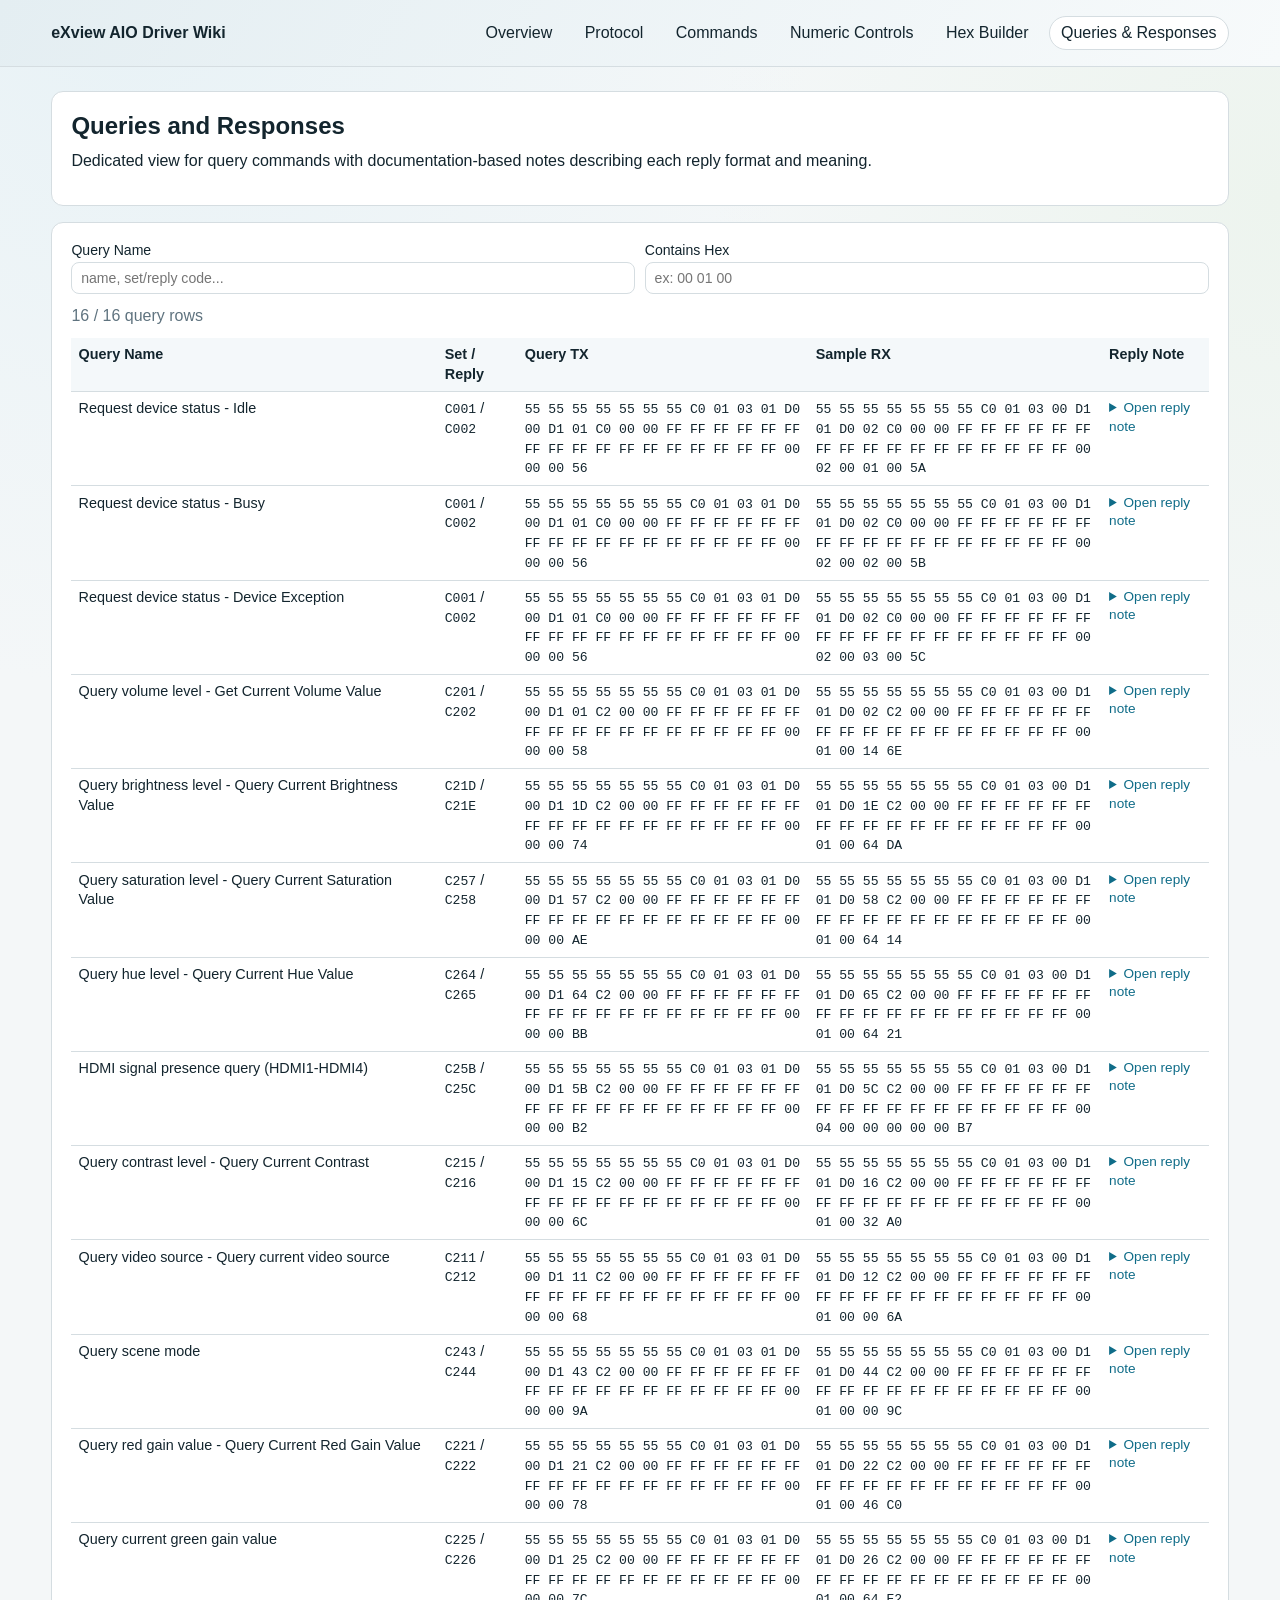
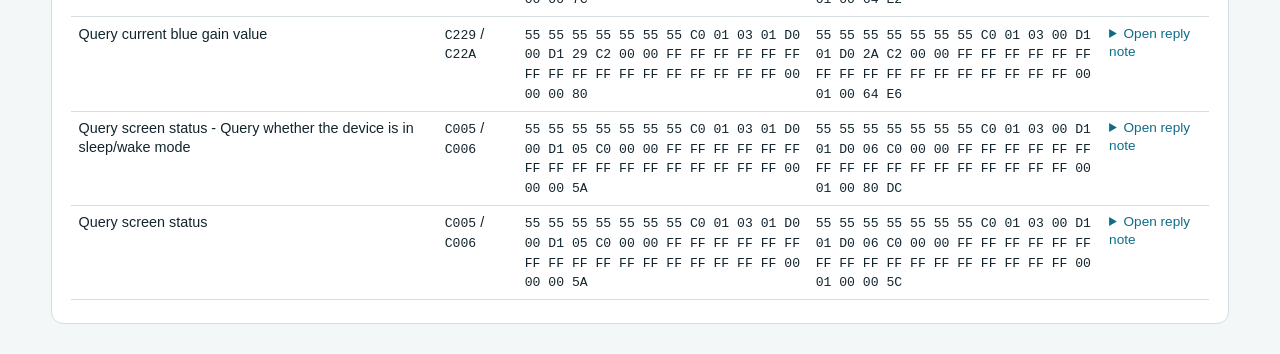
<file: queries.html>
<!doctype html>
<html lang="en">
  <head>
    <meta charset="UTF-8" />
    <meta name="viewport" content="width=device-width, initial-scale=1.0" />
    <title>Queries & Responses - eXview AIO Driver Wiki</title>
    <link rel="stylesheet" href="./assets/style.css" />
  </head>
  <body data-page="queries">
    <header class="site-header">
      <div class="shell header-row">
        <a class="brand" href="./index.html">eXview AIO Driver Wiki</a>
        <nav class="site-nav">
          <a href="./index.html">Overview</a>
          <a href="./protocol.html">Protocol</a>
          <a href="./commands.html">Commands</a>
          <a href="./numeric-controls.html">Numeric Controls</a>
          <a href="./builder.html">Hex Builder</a>
          <a href="./queries.html" class="is-active">Queries & Responses</a>
        </nav>
      </div>
    </header>

    <main class="shell">
      <section class="panel">
        <h1>Queries and Responses</h1>
        <p>Dedicated view for query commands with documentation-based notes describing each reply format and meaning.</p>
      </section>

      <section class="panel">
        <div class="filters">
          <label>
            Query Name
            <input id="queryNameFilter" type="search" placeholder="name, set/reply code..." />
          </label>
          <label>
            Contains Hex
            <input id="queryHexFilter" type="text" placeholder="ex: 00 01 00" />
          </label>
        </div>
        <p id="queryCount" class="muted"></p>

        <div class="table-wrap wide">
          <table>
            <thead>
              <tr>
                <th>Query Name</th>
                <th>Set / Reply</th>
                <th>Query TX</th>
                <th>Sample RX</th>
                <th>Reply Note</th>
              </tr>
            </thead>
            <tbody id="queriesTableBody"></tbody>
          </table>
        </div>
      </section>
    </main>

    <script src="./data/commands.js"></script>
    <script src="./assets/app.js"></script>
  </body>
</html>
</file>
<file: assets/style.css>
:root {
  --bg: #f4f7f8;
  --panel: #ffffff;
  --line: #d5dde1;
  --text: #13252e;
  --muted: #5f737f;
  --accent: #0f6c88;
  --accent-soft: #d8edf3;
  --ok: #157d3f;
  --warn: #9d5a00;
  --bad: #a01528;
  --mono: "IBM Plex Mono", "Cascadia Code", "Consolas", monospace;
  --sans: "IBM Plex Sans", "Source Sans 3", "Trebuchet MS", sans-serif;
}

* {
  box-sizing: border-box;
}

html,
body {
  margin: 0;
  padding: 0;
  font-family: var(--sans);
  color: var(--text);
  background:
    radial-gradient(circle at 10% 0%, #e8f2f6 0%, transparent 30%),
    radial-gradient(circle at 100% 10%, #edf4ee 0%, transparent 26%),
    var(--bg);
}

code,
pre,
tt {
  font-family: var(--mono);
}

a {
  color: var(--accent);
}

.shell {
  width: min(1200px, 92vw);
  margin: 0 auto;
}

.site-header {
  background: linear-gradient(120deg, #e4eef2, #f7fafb);
  border-bottom: 1px solid var(--line);
}

.header-row {
  display: flex;
  gap: 1rem;
  justify-content: space-between;
  align-items: center;
  padding: 1rem 0;
}

.brand {
  font-weight: 700;
  text-decoration: none;
  color: var(--text);
}

.site-nav {
  display: flex;
  gap: 0.5rem;
  flex-wrap: wrap;
}

.site-nav a {
  display: inline-block;
  padding: 0.45rem 0.7rem;
  border-radius: 999px;
  text-decoration: none;
  color: var(--text);
  border: 1px solid transparent;
}

.site-nav a:hover,
.site-nav a.is-active {
  border-color: var(--line);
  background: var(--panel);
}

main {
  padding: 1.5rem 0 2rem;
}

.hero,
.panel {
  background: var(--panel);
  border: 1px solid var(--line);
  border-radius: 12px;
  padding: 1.2rem 1.2rem 1.4rem;
  margin: 0 0 1rem;
}

h1,
h2 {
  margin: 0 0 0.7rem;
  line-height: 1.2;
}

p {
  margin: 0.4rem 0 0.8rem;
}

ol,
ul {
  margin: 0.4rem 0 0.8rem 1.2rem;
  padding: 0;
}

.muted {
  color: var(--muted);
}

.stats {
  display: grid;
  gap: 0.8rem;
  grid-template-columns: repeat(auto-fit, minmax(160px, 1fr));
}

.stat {
  border: 1px solid var(--line);
  border-radius: 8px;
  padding: 0.7rem;
  background: #fbfdfd;
}

.stat-label {
  display: block;
  color: var(--muted);
  font-size: 0.88rem;
}

.stat-value {
  font-size: 1.3rem;
  font-weight: 700;
}

.filters {
  display: grid;
  gap: 0.6rem;
  grid-template-columns: repeat(auto-fit, minmax(180px, 1fr));
  margin-bottom: 0.8rem;
}

.filters label {
  display: flex;
  flex-direction: column;
  gap: 0.25rem;
  font-size: 0.88rem;
}

input,
select,
button,
textarea {
  font: inherit;
}

input,
select {
  border: 1px solid var(--line);
  border-radius: 8px;
  padding: 0.45rem 0.55rem;
  background: #fff;
}

button {
  border: 1px solid #97b9c4;
  background: #f1f8fb;
  color: #11485a;
  border-radius: 8px;
  padding: 0.4rem 0.6rem;
  cursor: pointer;
}

button:hover {
  background: #e4f2f7;
}

button:disabled {
  opacity: 0.55;
  cursor: not-allowed;
}

.table-wrap {
  overflow-x: auto;
}

.table-wrap.wide table {
  min-width: 780px;
}

table {
  width: 100%;
  border-collapse: collapse;
}

th,
td {
  text-align: left;
  border-bottom: 1px solid var(--line);
  padding: 0.45rem 0.45rem;
  vertical-align: top;
  font-size: 0.9rem;
  line-height: 1.35;
}

th {
  background: #f4f8fa;
  position: sticky;
  top: 0;
  z-index: 1;
}

td code,
pre code {
  font-size: 0.82rem;
}

.hex-cell {
  max-width: 360px;
  overflow: visible;
}

.hex-cell code {
  white-space: normal;
  overflow-wrap: anywhere;
  word-break: break-word;
}

.row-tools {
  margin-top: 0.35rem;
}

.copy-inline {
  font-size: 0.82rem;
  padding: 0.28rem 0.52rem;
}

.notes-cell {
  max-width: 340px;
}

.notes-details {
  margin: 0;
}

.notes-details summary {
  cursor: pointer;
  color: var(--accent);
  font-size: 0.85rem;
}

.notes-details[open] summary {
  margin-bottom: 0.3rem;
}

pre {
  margin: 0.55rem 0 0.8rem;
  background: #f7fafb;
  border: 1px solid var(--line);
  border-radius: 8px;
  padding: 0.75rem;
  overflow-x: auto;
}

.hex-inline {
  white-space: nowrap;
}

.status-badge {
  display: inline-block;
  border-radius: 999px;
  padding: 0.08rem 0.5rem;
  border: 1px solid var(--line);
  font-size: 0.8rem;
}

.status-PASS {
  border-color: #98d8b1;
  color: var(--ok);
  background: #effaf3;
}

.status-FAIL {
  border-color: #efb4bb;
  color: var(--bad);
  background: #fff1f3;
}

.status-NO_REPLY,
.status-SKIPPED {
  border-color: #eed4a7;
  color: var(--warn);
  background: #fff8eb;
}

.warning-box {
  border: 1px solid #f0cc8f;
  background: #fffaf0;
  border-radius: 10px;
  padding: 0.8rem;
  margin-bottom: 0.7rem;
}

.warning-inline {
  color: var(--warn);
  font-weight: 600;
}

.site-footer {
  border-top: 1px solid var(--line);
  padding: 0.9rem 0 1.1rem;
  color: var(--muted);
}

.builder-grid {
  display: grid;
  grid-template-columns: repeat(auto-fit, minmax(220px, 1fr));
  gap: 0.7rem;
  margin-bottom: 0.8rem;
}

.builder-output {
  border: 1px solid var(--line);
  border-radius: 10px;
  padding: 0.8rem;
  background: #fbfdfd;
}

.hex-view {
  display: flex;
  flex-wrap: wrap;
  gap: 0.22rem;
  font-family: var(--mono);
  font-size: 0.86rem;
}

.hex-byte {
  border: 1px solid transparent;
  border-radius: 4px;
  padding: 0.05rem 0.2rem;
}

.hex-byte.value {
  border-color: #70aec1;
  background: #dff2f8;
}

.hex-byte.checksum {
  border-color: #96b497;
  background: #ecf6ec;
}

.small {
  font-size: 0.85rem;
}

@media (max-width: 900px) {
  .header-row {
    flex-direction: column;
    align-items: flex-start;
  }

  .table-wrap.wide table {
    min-width: 700px;
  }

  .hex-cell {
    max-width: 280px;
  }

  .notes-cell {
    max-width: 240px;
  }
}
</file>
